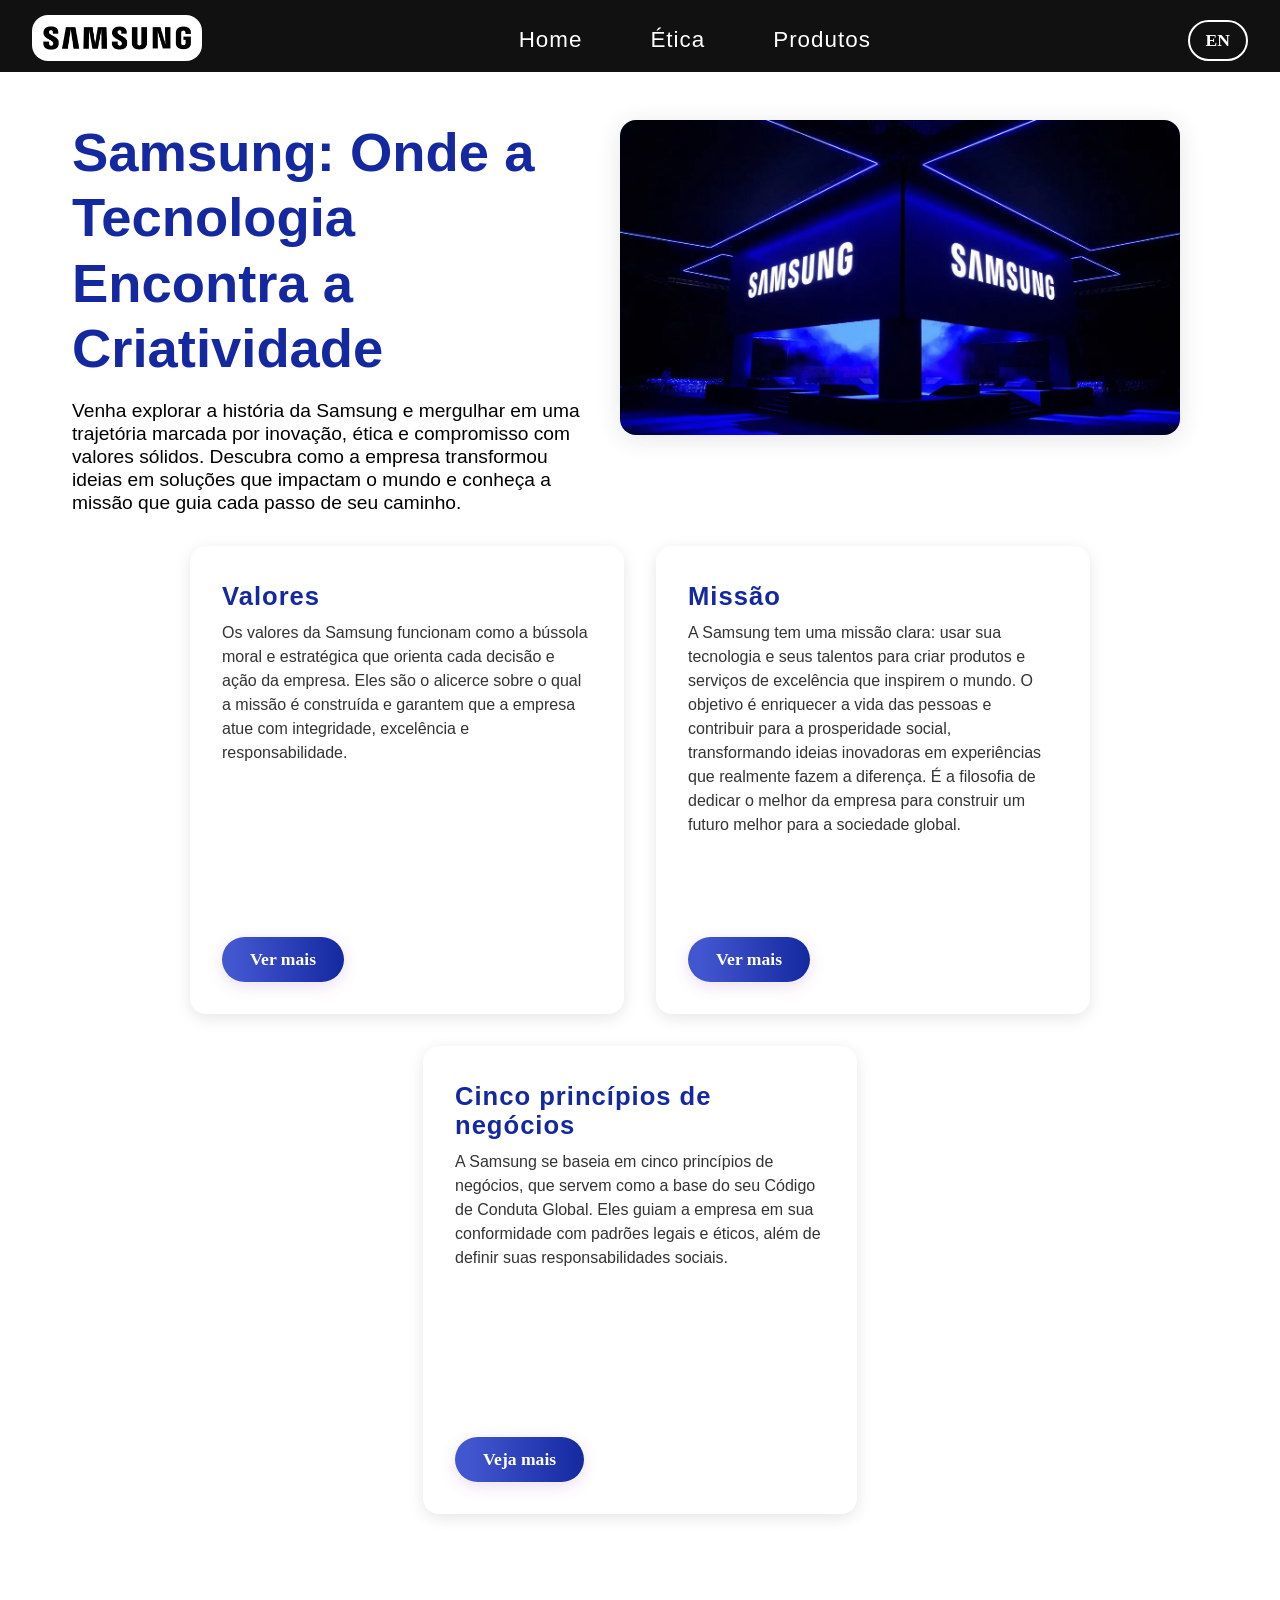
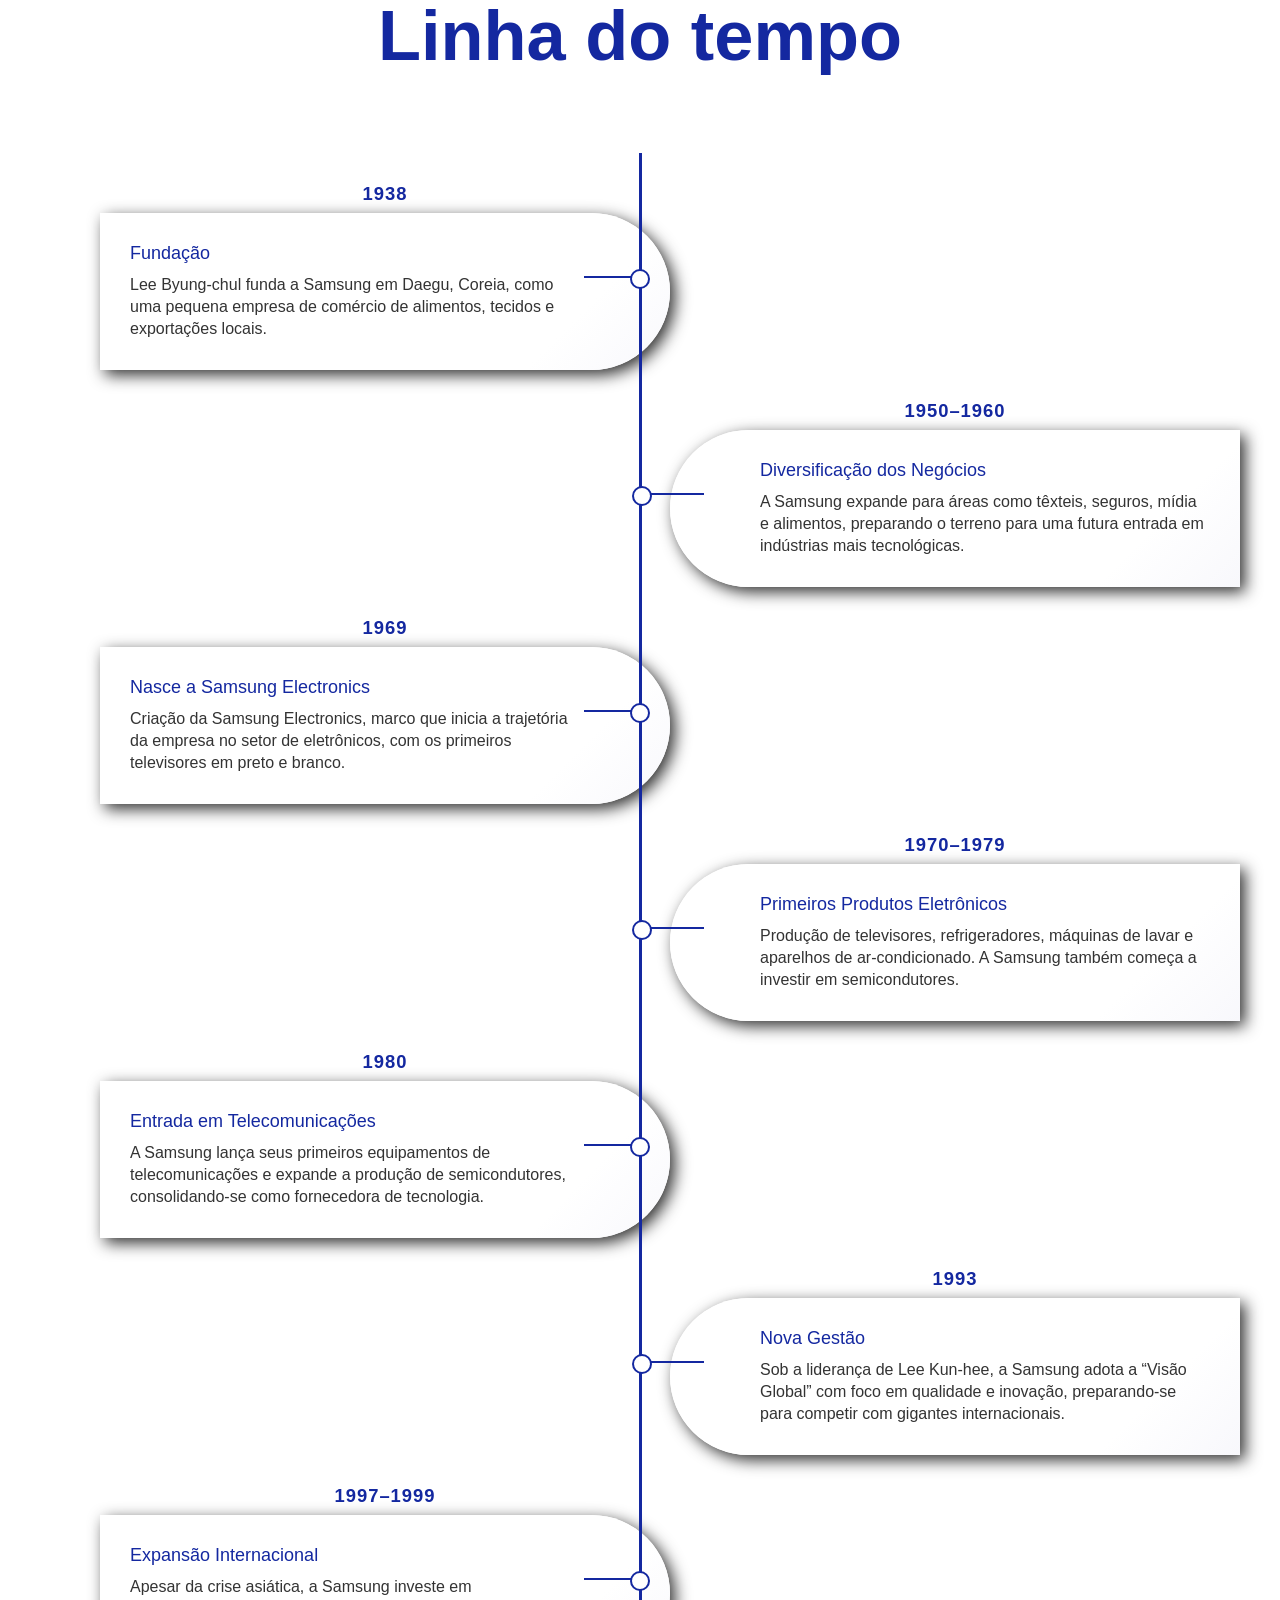
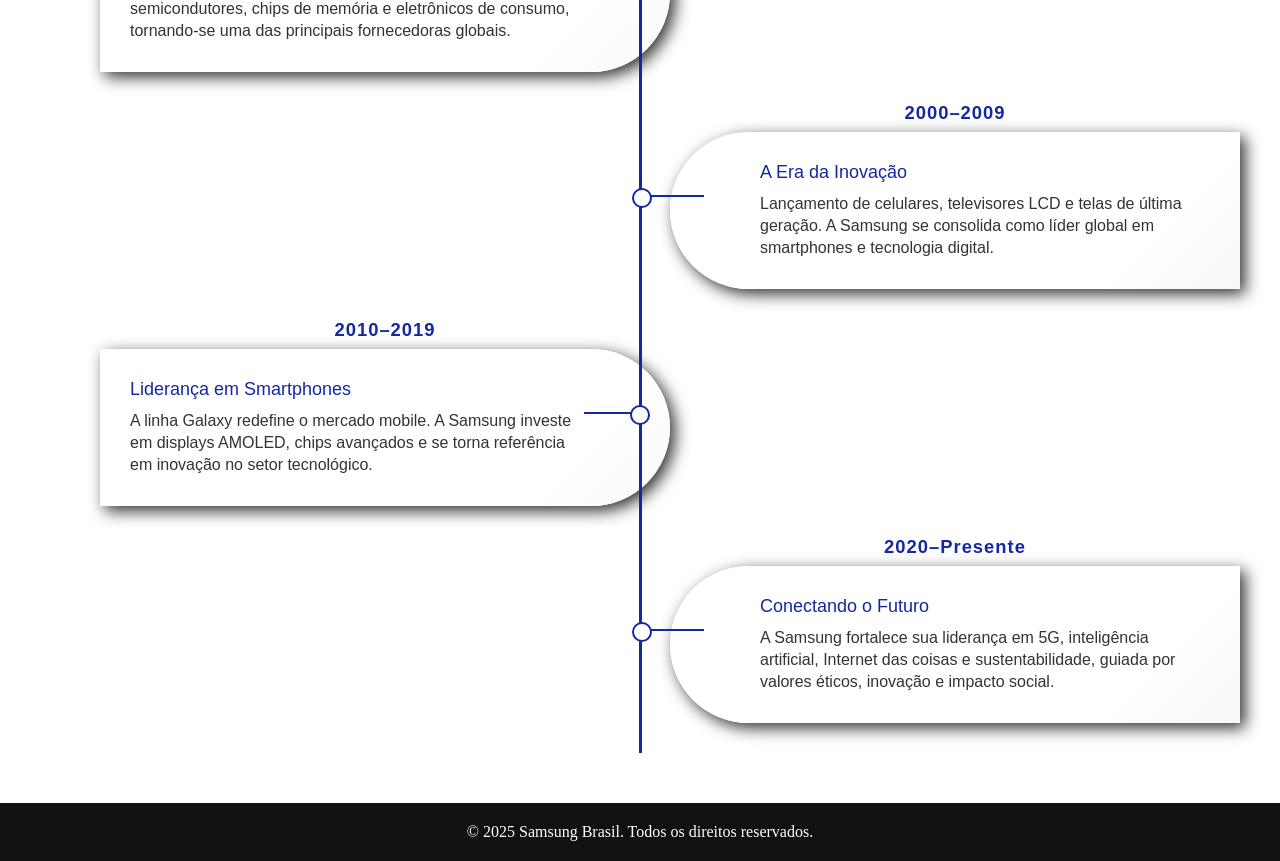
<file: Index.html>
<!DOCTYPE html>
<html lang="en">
<head>
    <meta charset="UTF-8">
    <meta name="viewport" content="width=device-width, initial-scale=1.0">
    <title>Caminhos da Qualidade</title>
    <link rel="stylesheet" href="home.css">
    <link rel="stylesheet" href="nav.css">
</head>
<body>
    <nav>   
        <ul>
            <div class="intro-img-nav">
            <a href="Index_e.html"><img src="img/Sams.jpg" alt="Illustrative image about quality" /></a>
            </div>
            <li><a href="index.html">Home</a></li>
            <li><a href="Etica.html">Ética</a></li>
            <li><a href="produtos.html">Produtos</a></li>
            <div class="lang-switch-nav">
                <a href="Index_e.html">EN</a>
            </div>
        </ul>
    </nav>

    <div class="corpo">   
        <div>      
        <div class="intro-section">
            <div class="intro-text">
                <h1>Samsung: Onde a Tecnologia Encontra a Criatividade</h1>
                <p>Venha explorar a história da Samsung e mergulhar em uma trajetória marcada por inovação, ética e compromisso com valores sólidos. Descubra como a empresa transformou ideias em soluções que impactam o mundo e conheça a missão que guia cada passo de seu caminho.</p>
            </div>
            <div class="intro-img">
                <img src="img/samsunghome.webp" alt="Imagem ilustrativa sobre qualidade" />
            </div>
        </div>
    </div> 

        <div class="cards-container">

   
            <input type="checkbox" id="modal-toggle-1" class="modal-toggle" style="display:none;">
            <div class="card">
                <div class="card-content">
                    <h1>Valores</h1>
                    <p>Os valores da Samsung funcionam como a bússola moral e estratégica que orienta cada decisão e ação da empresa. Eles são o alicerce sobre o qual a missão é construída e garantem que a empresa atue com integridade, excelência e responsabilidade.</p>
                    <label for="modal-toggle-1" class="ver-mais-btn" style="cursor:pointer;">Ver mais</label>
                </div>
            </div>


            <div class="modal" id="modal-1">
                <div class="modal-content">
                    <label for="modal-toggle-1" class="close-modal" style="cursor:pointer;">&times;</label>
                    <h1>Valores</h1> <br>
                    <p><span class="principle-title">Pessoas:</span> O crescimento e o sucesso da Samsung estão diretamente ligados ao talento e dedicação de seus colaboradores. A empresa investe no desenvolvimento de seus funcionários, promovendo um ambiente onde a criatividade e a paixão podem florescer.</p><br>
                    <p><span class="principle-title">Excelência:</span> Não se contentar com o bom, mas buscar o melhor. A Samsung persegue a excelência em tudo o que faz, desde a pesquisa e desenvolvimento até a qualidade final dos produtos e serviços, sempre com foco na satisfação total do cliente.</p><br>
                    <p><span class="principle-title">Mudança: </span> O mundo está em constante evolução, e a Samsung está sempre à frente. A empresa se adapta rapidamente a novas tecnologias e tendências, inovando continuamente para se manter relevante e competitiva.</p><br>
                    <p><span class="principle-title">Integridade: </span> Agir com honestidade e transparência é fundamental. A Samsung opera de acordo com os mais altos padrões éticos e legais, construindo confiança e respeito com clientes, parceiros e a sociedade.</p><br>
                    <p><span class="principle-title">Prosperidade Mútua:</span>  Acreditamos no crescimento em conjunto. A Samsung busca criar valor não apenas para si mesma, mas também para seus parceiros, fornecedores e comunidades em geral, contribuindo para um ecossistema mais forte e próspero.</p><br>
                </div>
            </div>

  
            <input type="checkbox" id="modal-toggle-2" class="modal-toggle" style="display:none;">
            <div class="card">
                <div class="card-content">
                    <h1>Missão</h1>
                    <p>A Samsung tem uma missão clara: usar sua tecnologia e seus talentos para criar produtos e serviços de excelência que inspirem o mundo. O objetivo é enriquecer a vida das pessoas e contribuir para a prosperidade social, transformando ideias inovadoras em experiências que realmente fazem a diferença. É a filosofia de dedicar o melhor da empresa para construir um futuro melhor para a sociedade global.</p>
                    <label for="modal-toggle-2" class="ver-mais-btn" style="cursor:pointer;">Ver mais</label>
                </div>
            </div>

 
            <div class="modal" id="modal-2">
                <div class="modal-content">
                    <label for="modal-toggle-2" class="close-modal" style="cursor:pointer;">&times;</label>
                    <h1>A Abordagem: Crescimento e Contribuição</h1> <br>
                    <span class="principle-title">Para alcançar sua missão, a Samsung adota uma abordagem que se baseia em três pilares principais:</span><br>
                    <p><span class="principle-title">Foco em Pessoas e Tecnologia:</span> A empresa reconhece que seu maior ativo são seus funcionários e sua capacidade tecnológica. A Samsung investe no desenvolvimento de seus talentos e na busca constante por inovação, garantindo que o conhecimento e a tecnologia trabalhem em sinergia.</p><br>
                    <p><span class="principle-title">Busca pela Excelência:</span> A Samsung tem o objetivo de criar os melhores produtos e serviços do mercado. Isso é alcançado através de um compromisso contínuo com a qualidade, o que a permite manter uma posição de liderança global.</p><br>
                    <p><span class="principle-title">Compromisso Social:</span> A empresa entende que seu papel vai além dos lucros. Ela se esforça para ser uma cidadã corporativa responsável, contribuindo para o bem-estar das comunidades e agindo com integridade e transparência em todas as suas operações.</p><br>
                </div>
            </div>

   
            <input type="checkbox" id="modal-toggle-3" class="modal-toggle" style="display:none;">
            <div class="card">
                <div class="card-content">
                    <h1>Cinco princípios de negócios</h1>
                    <p>A Samsung se baseia em cinco princípios de negócios, que servem como a base do seu Código de Conduta Global. Eles guiam a empresa em sua conformidade com padrões legais e éticos, além de definir suas responsabilidades sociais.</p>
                    <label for="modal-toggle-3" class="ver-mais-btn" style="cursor:pointer;">Veja mais</label>
                </div>
            </div>

           
            <div class="modal" id="modal-3">
                <div class="modal-content">
                    <label for="modal-toggle-3" class="close-modal" style="cursor:pointer;">&times;</label>
                    <h1>Os cinco princípios são:</h1> <br>
                    <p><span class="principle-title">Conformidade com Leis e Padrões Éticos:</span> A empresa se compromete a respeitar as leis, a dignidade humana e a diversidade, competindo de forma justa e mantendo a transparência em suas transações financeiras.</p><br>
                    <p><span class="principle-title">Manutenção de uma Cultura Organizacional Limpa:</span> A Samsung busca um ambiente de trabalho que promova a integridade e a honestidade, garantindo que os funcionários se sintam seguros para fazer a coisa certa.</p><br>
                    <p><span class="principle-title">Respeito aos Clientes, Acionistas e Funcionários:</span> A empresa valoriza a comunicação aberta com seus clientes, busca aumentar o valor para seus acionistas e trata seus funcionários com respeito e justiça.</p><br>
                    <p><span class="principle-title">Cuidado com o Meio Ambiente, Saúde e Segurança:</span> A Samsung se dedica a práticas de negócios sustentáveis e a garantir um ambiente de trabalho seguro e saudável para todos.</p><br>
                    <p><span class="principle-title">Ser um Cidadão Corporativo Socialmente Responsável:</span> A empresa se esforça para contribuir positivamente para as comunidades em que opera, cumprindo suas obrigações fiscais e apoiando o desenvolvimento local.</p><br>
                </div>
            </div>
        </div>
        <div class="title-timeline"><h1>Linha do tempo</h1><br></div>
        
<div class="timeline">

  <div class="container left">
    <div class="date">1938</div>

    <div class="content">
      <h2>Fundação</h2>
      <p>
        Lee Byung-chul funda a Samsung em Daegu, Coreia, como uma pequena empresa de comércio de alimentos, tecidos e exportações locais.
      </p>
    </div>
  </div>

  <div class="container right">
    <div class="date">1950–1960</div>

    <div class="content">
      <h2>Diversificação dos Negócios</h2>
      <p>
        A Samsung expande para áreas como têxteis, seguros, mídia e alimentos, preparando o terreno para uma futura entrada em indústrias mais tecnológicas.
      </p>
    </div>
  </div>

  <div class="container left">
    <div class="date">1969</div>

    <div class="content">
      <h2>Nasce a Samsung Electronics</h2>
      <p>
        Criação da Samsung Electronics, marco que inicia a trajetória da empresa no setor de eletrônicos, com os primeiros televisores em preto e branco.
      </p>
    </div>
  </div>

  <div class="container right">
    <div class="date">1970–1979</div>

    <div class="content">
      <h2>Primeiros Produtos Eletrônicos</h2>
      <p>
        Produção de televisores, refrigeradores, máquinas de lavar e aparelhos de ar-condicionado. A Samsung também começa a investir em semicondutores.
      </p>
    </div>
  </div>

  <div class="container left">
    <div class="date">1980</div>

    <div class="content">
      <h2>Entrada em Telecomunicações</h2>
      <p>
        A Samsung lança seus primeiros equipamentos de telecomunicações e expande a produção de semicondutores, consolidando-se como fornecedora de tecnologia.
      </p>
    </div>
  </div>

  <div class="container right">
    <div class="date">1993</div>

    <div class="content">
      <h2>Nova Gestão</h2>
      <p>
        Sob a liderança de Lee Kun-hee, a Samsung adota a “Visão Global” com foco em qualidade e inovação, preparando-se para competir com gigantes internacionais.
      </p>
    </div>
  </div>

  <div class="container left">
    <div class="date">1997–1999</div>

    <div class="content">
      <h2>Expansão Internacional</h2>
      <p>
        Apesar da crise asiática, a Samsung investe em semicondutores, chips de memória e eletrônicos de consumo, tornando-se uma das principais fornecedoras globais.
      </p>
    </div>
  </div>

  <div class="container right">
    <div class="date">2000–2009</div>

    <div class="content">
      <h2>A Era da Inovação</h2>
      <p>
        Lançamento de celulares, televisores LCD e telas de última geração. A Samsung se consolida como líder global em smartphones e tecnologia digital.
      </p>
    </div>
  </div>

  <div class="container left">
    <div class="date">2010–2019</div>

    <div class="content">
      <h2>Liderança em Smartphones</h2>
      <p>
        A linha Galaxy redefine o mercado mobile. A Samsung investe em displays AMOLED, chips avançados e se torna referência em inovação no setor tecnológico.
      </p>
    </div>
  </div>

  <div class="container right">
    <div class="date">2020–Presente</div>

    <div class="content">
      <h2>Conectando o Futuro</h2>
      <p>
        A Samsung fortalece sua liderança em 5G, inteligência artificial, Internet das coisas e sustentabilidade, guiada por valores éticos, inovação e impacto social.
      </p>
    </div>
  </div>

</div>

<footer>
        &copy; 2025 Samsung Brasil. Todos os direitos reservados.
    </footer>




</body>
</html>
</file>
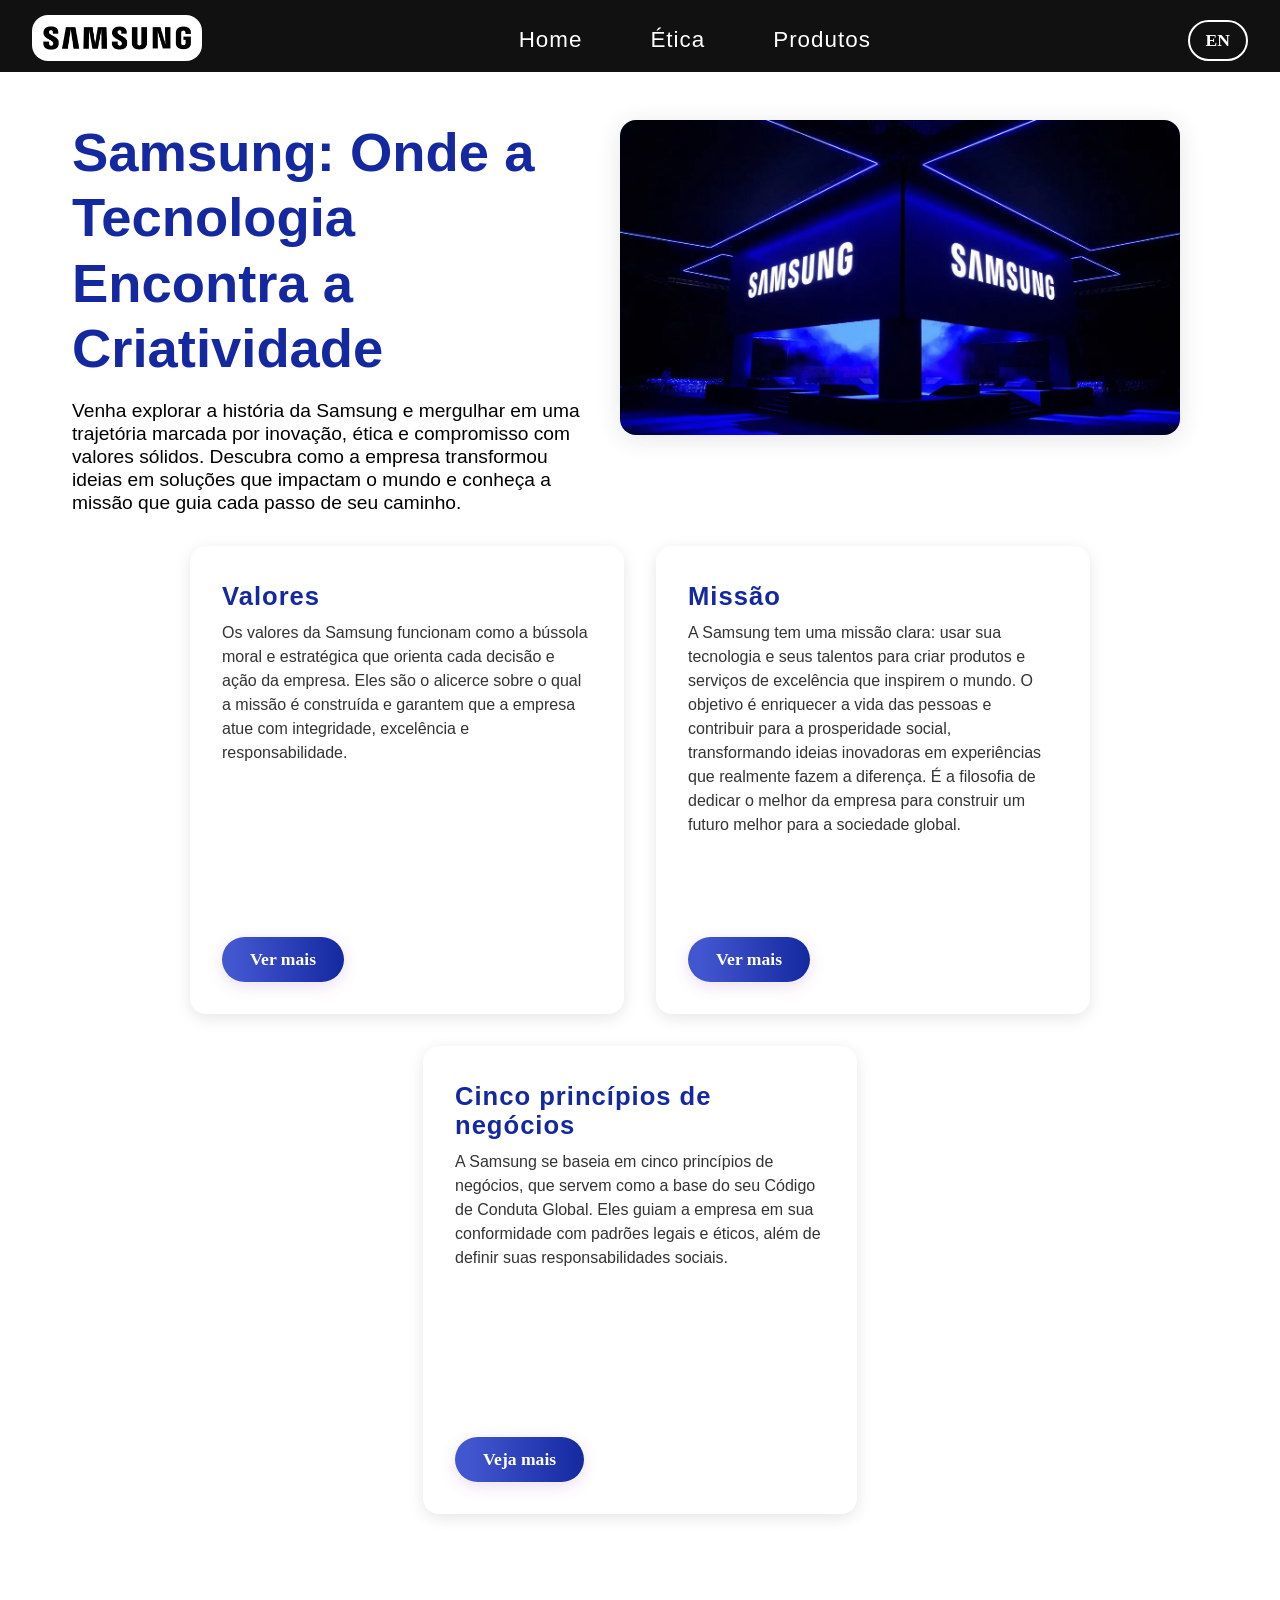
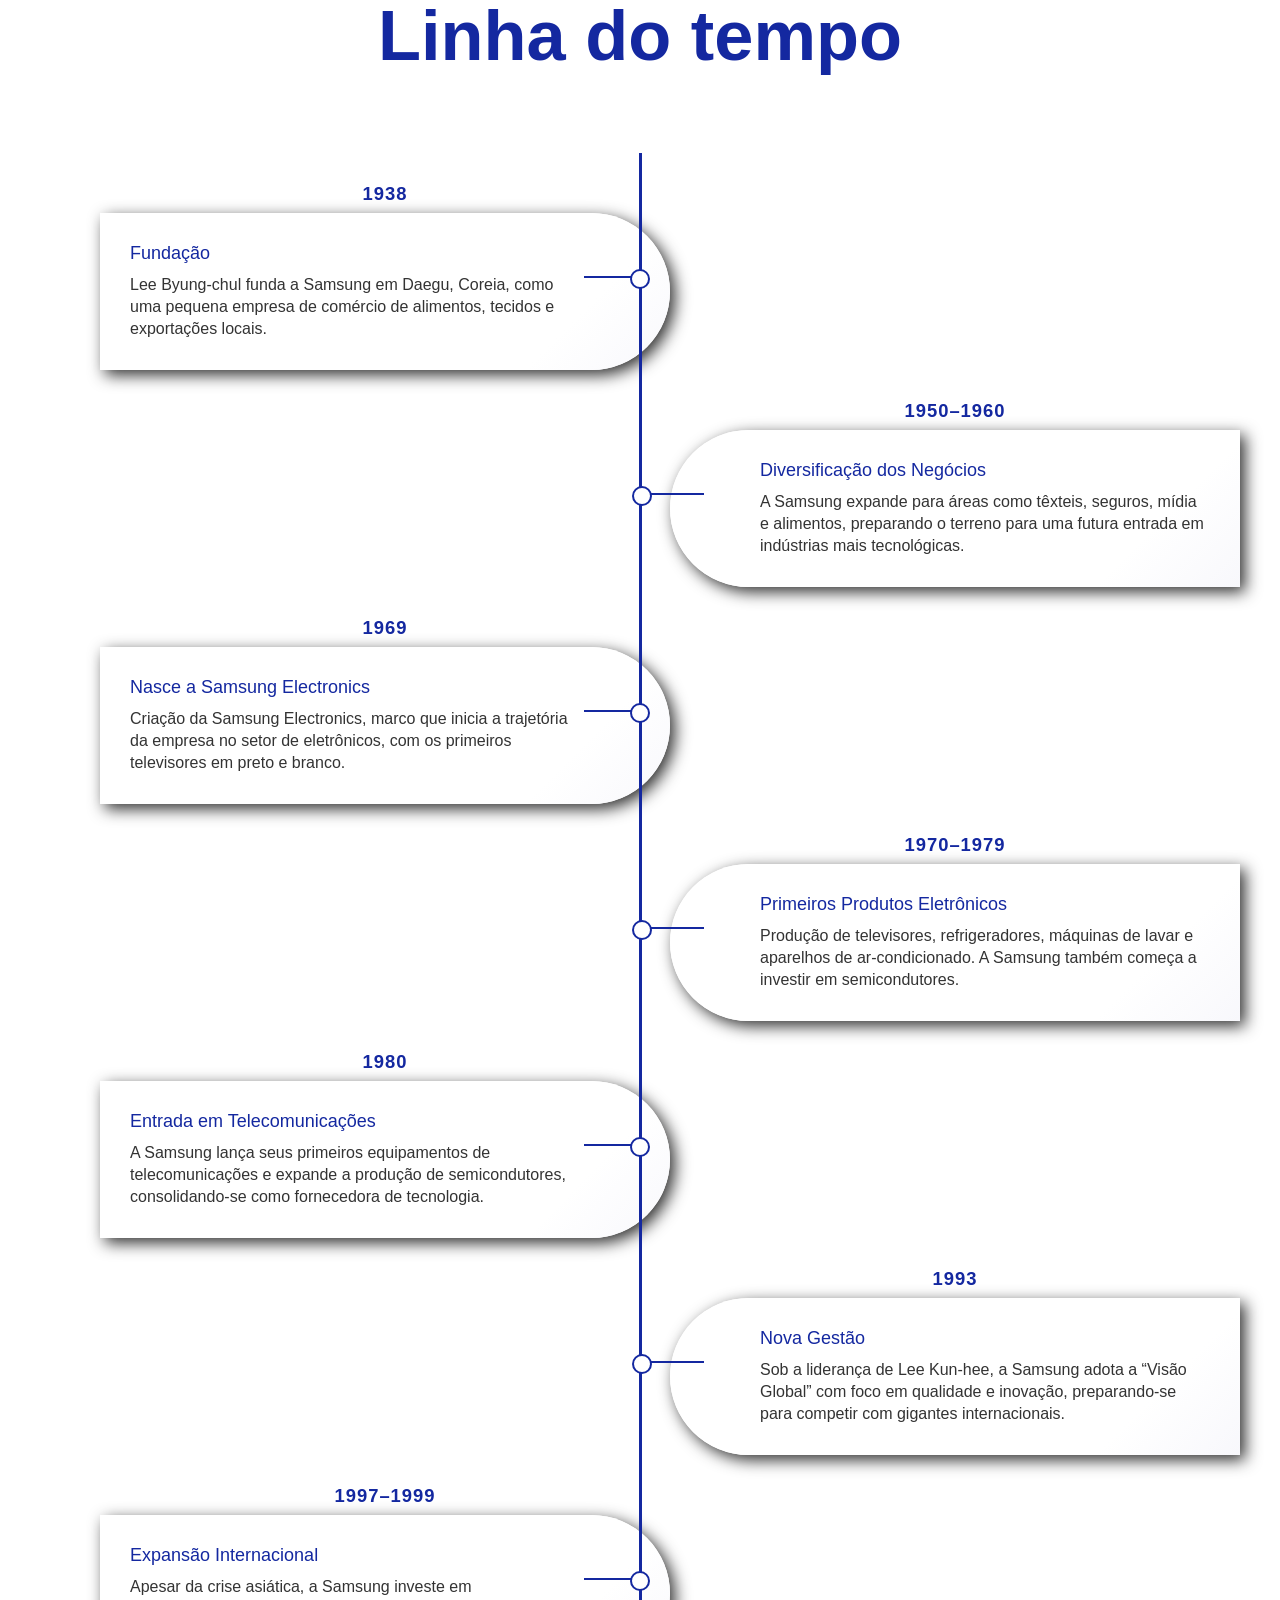
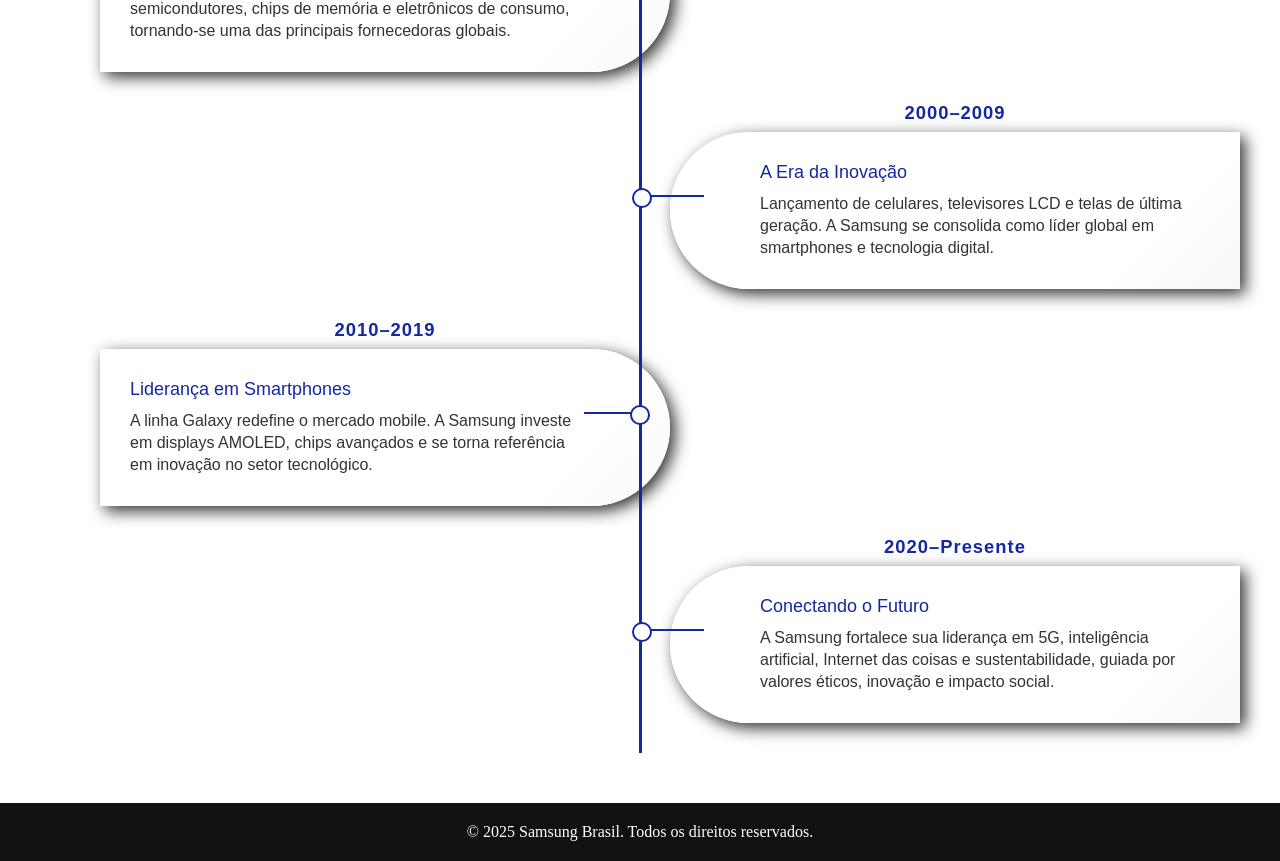
<file: index.html>
<!DOCTYPE html>
<html lang="en">
<head>
    <meta charset="UTF-8">
    <meta name="viewport" content="width=device-width, initial-scale=1.0">
    <title>Caminhos da Qualidade</title>
    <link rel="stylesheet" href="home.css">
    <link rel="stylesheet" href="nav.css">
</head>
<body>
    <nav>   
        <ul>
            <div class="intro-img-nav">
            <a href="Index_e.html"><img src="img/Sams.jpg" alt="Illustrative image about quality" /></a>
            </div>
            <li><a href="Index.html">Home</a></li>
            <li><a href="Etica.html">Ética</a></li>
            <li><a href="produtos.html">Produtos</a></li>
            <div class="lang-switch-nav">
                <a href="Index_e.html">EN</a>
            </div>
        </ul>
    </nav>

    <div class="corpo">   
        <div>      
        <div class="intro-section">
            <div class="intro-text">
                <h1>Samsung: Onde a Tecnologia Encontra a Criatividade</h1>
                <p>Venha explorar a história da Samsung e mergulhar em uma trajetória marcada por inovação, ética e compromisso com valores sólidos. Descubra como a empresa transformou ideias em soluções que impactam o mundo e conheça a missão que guia cada passo de seu caminho.</p>
            </div>
            <div class="intro-img">
                <img src="img/samsunghome.webp" alt="Imagem ilustrativa sobre qualidade" />
            </div>
        </div>
    </div> 

        <div class="cards-container">

   
            <input type="checkbox" id="modal-toggle-1" class="modal-toggle" style="display:none;">
            <div class="card">
                <div class="card-content">
                    <h1>Valores</h1>
                    <p>Os valores da Samsung funcionam como a bússola moral e estratégica que orienta cada decisão e ação da empresa. Eles são o alicerce sobre o qual a missão é construída e garantem que a empresa atue com integridade, excelência e responsabilidade.</p>
                    <label for="modal-toggle-1" class="ver-mais-btn" style="cursor:pointer;">Ver mais</label>
                </div>
            </div>


            <div class="modal" id="modal-1">
                <div class="modal-content">
                    <label for="modal-toggle-1" class="close-modal" style="cursor:pointer;">&times;</label>
                    <h1>Valores</h1> <br>
                    <p><span class="principle-title">Pessoas:</span> O crescimento e o sucesso da Samsung estão diretamente ligados ao talento e dedicação de seus colaboradores. A empresa investe no desenvolvimento de seus funcionários, promovendo um ambiente onde a criatividade e a paixão podem florescer.</p><br>
                    <p><span class="principle-title">Excelência:</span> Não se contentar com o bom, mas buscar o melhor. A Samsung persegue a excelência em tudo o que faz, desde a pesquisa e desenvolvimento até a qualidade final dos produtos e serviços, sempre com foco na satisfação total do cliente.</p><br>
                    <p><span class="principle-title">Mudança: </span> O mundo está em constante evolução, e a Samsung está sempre à frente. A empresa se adapta rapidamente a novas tecnologias e tendências, inovando continuamente para se manter relevante e competitiva.</p><br>
                    <p><span class="principle-title">Integridade: </span> Agir com honestidade e transparência é fundamental. A Samsung opera de acordo com os mais altos padrões éticos e legais, construindo confiança e respeito com clientes, parceiros e a sociedade.</p><br>
                    <p><span class="principle-title">Prosperidade Mútua:</span>  Acreditamos no crescimento em conjunto. A Samsung busca criar valor não apenas para si mesma, mas também para seus parceiros, fornecedores e comunidades em geral, contribuindo para um ecossistema mais forte e próspero.</p><br>
                </div>
            </div>

  
            <input type="checkbox" id="modal-toggle-2" class="modal-toggle" style="display:none;">
            <div class="card">
                <div class="card-content">
                    <h1>Missão</h1>
                    <p>A Samsung tem uma missão clara: usar sua tecnologia e seus talentos para criar produtos e serviços de excelência que inspirem o mundo. O objetivo é enriquecer a vida das pessoas e contribuir para a prosperidade social, transformando ideias inovadoras em experiências que realmente fazem a diferença. É a filosofia de dedicar o melhor da empresa para construir um futuro melhor para a sociedade global.</p>
                    <label for="modal-toggle-2" class="ver-mais-btn" style="cursor:pointer;">Ver mais</label>
                </div>
            </div>

 
            <div class="modal" id="modal-2">
                <div class="modal-content">
                    <label for="modal-toggle-2" class="close-modal" style="cursor:pointer;">&times;</label>
                    <h1>A Abordagem: Crescimento e Contribuição</h1> <br>
                    <span class="principle-title">Para alcançar sua missão, a Samsung adota uma abordagem que se baseia em três pilares principais:</span><br>
                    <p><span class="principle-title">Foco em Pessoas e Tecnologia:</span> A empresa reconhece que seu maior ativo são seus funcionários e sua capacidade tecnológica. A Samsung investe no desenvolvimento de seus talentos e na busca constante por inovação, garantindo que o conhecimento e a tecnologia trabalhem em sinergia.</p><br>
                    <p><span class="principle-title">Busca pela Excelência:</span> A Samsung tem o objetivo de criar os melhores produtos e serviços do mercado. Isso é alcançado através de um compromisso contínuo com a qualidade, o que a permite manter uma posição de liderança global.</p><br>
                    <p><span class="principle-title">Compromisso Social:</span> A empresa entende que seu papel vai além dos lucros. Ela se esforça para ser uma cidadã corporativa responsável, contribuindo para o bem-estar das comunidades e agindo com integridade e transparência em todas as suas operações.</p><br>
                </div>
            </div>

   
            <input type="checkbox" id="modal-toggle-3" class="modal-toggle" style="display:none;">
            <div class="card">
                <div class="card-content">
                    <h1>Cinco princípios de negócios</h1>
                    <p>A Samsung se baseia em cinco princípios de negócios, que servem como a base do seu Código de Conduta Global. Eles guiam a empresa em sua conformidade com padrões legais e éticos, além de definir suas responsabilidades sociais.</p>
                    <label for="modal-toggle-3" class="ver-mais-btn" style="cursor:pointer;">Veja mais</label>
                </div>
            </div>

           
            <div class="modal" id="modal-3">
                <div class="modal-content">
                    <label for="modal-toggle-3" class="close-modal" style="cursor:pointer;">&times;</label>
                    <h1>Os cinco princípios são:</h1> <br>
                    <p><span class="principle-title">Conformidade com Leis e Padrões Éticos:</span> A empresa se compromete a respeitar as leis, a dignidade humana e a diversidade, competindo de forma justa e mantendo a transparência em suas transações financeiras.</p><br>
                    <p><span class="principle-title">Manutenção de uma Cultura Organizacional Limpa:</span> A Samsung busca um ambiente de trabalho que promova a integridade e a honestidade, garantindo que os funcionários se sintam seguros para fazer a coisa certa.</p><br>
                    <p><span class="principle-title">Respeito aos Clientes, Acionistas e Funcionários:</span> A empresa valoriza a comunicação aberta com seus clientes, busca aumentar o valor para seus acionistas e trata seus funcionários com respeito e justiça.</p><br>
                    <p><span class="principle-title">Cuidado com o Meio Ambiente, Saúde e Segurança:</span> A Samsung se dedica a práticas de negócios sustentáveis e a garantir um ambiente de trabalho seguro e saudável para todos.</p><br>
                    <p><span class="principle-title">Ser um Cidadão Corporativo Socialmente Responsável:</span> A empresa se esforça para contribuir positivamente para as comunidades em que opera, cumprindo suas obrigações fiscais e apoiando o desenvolvimento local.</p><br>
                </div>
            </div>
        </div>
        <div class="title-timeline"><h1>Linha do tempo</h1><br></div>
        
<div class="timeline">

  <div class="container left">
    <div class="date">1938</div>

    <div class="content">
      <h2>Fundação</h2>
      <p>
        Lee Byung-chul funda a Samsung em Daegu, Coreia, como uma pequena empresa de comércio de alimentos, tecidos e exportações locais.
      </p>
    </div>
  </div>

  <div class="container right">
    <div class="date">1950–1960</div>

    <div class="content">
      <h2>Diversificação dos Negócios</h2>
      <p>
        A Samsung expande para áreas como têxteis, seguros, mídia e alimentos, preparando o terreno para uma futura entrada em indústrias mais tecnológicas.
      </p>
    </div>
  </div>

  <div class="container left">
    <div class="date">1969</div>

    <div class="content">
      <h2>Nasce a Samsung Electronics</h2>
      <p>
        Criação da Samsung Electronics, marco que inicia a trajetória da empresa no setor de eletrônicos, com os primeiros televisores em preto e branco.
      </p>
    </div>
  </div>

  <div class="container right">
    <div class="date">1970–1979</div>

    <div class="content">
      <h2>Primeiros Produtos Eletrônicos</h2>
      <p>
        Produção de televisores, refrigeradores, máquinas de lavar e aparelhos de ar-condicionado. A Samsung também começa a investir em semicondutores.
      </p>
    </div>
  </div>

  <div class="container left">
    <div class="date">1980</div>

    <div class="content">
      <h2>Entrada em Telecomunicações</h2>
      <p>
        A Samsung lança seus primeiros equipamentos de telecomunicações e expande a produção de semicondutores, consolidando-se como fornecedora de tecnologia.
      </p>
    </div>
  </div>

  <div class="container right">
    <div class="date">1993</div>

    <div class="content">
      <h2>Nova Gestão</h2>
      <p>
        Sob a liderança de Lee Kun-hee, a Samsung adota a “Visão Global” com foco em qualidade e inovação, preparando-se para competir com gigantes internacionais.
      </p>
    </div>
  </div>

  <div class="container left">
    <div class="date">1997–1999</div>

    <div class="content">
      <h2>Expansão Internacional</h2>
      <p>
        Apesar da crise asiática, a Samsung investe em semicondutores, chips de memória e eletrônicos de consumo, tornando-se uma das principais fornecedoras globais.
      </p>
    </div>
  </div>

  <div class="container right">
    <div class="date">2000–2009</div>

    <div class="content">
      <h2>A Era da Inovação</h2>
      <p>
        Lançamento de celulares, televisores LCD e telas de última geração. A Samsung se consolida como líder global em smartphones e tecnologia digital.
      </p>
    </div>
  </div>

  <div class="container left">
    <div class="date">2010–2019</div>

    <div class="content">
      <h2>Liderança em Smartphones</h2>
      <p>
        A linha Galaxy redefine o mercado mobile. A Samsung investe em displays AMOLED, chips avançados e se torna referência em inovação no setor tecnológico.
      </p>
    </div>
  </div>

  <div class="container right">
    <div class="date">2020–Presente</div>

    <div class="content">
      <h2>Conectando o Futuro</h2>
      <p>
        A Samsung fortalece sua liderança em 5G, inteligência artificial, Internet das coisas e sustentabilidade, guiada por valores éticos, inovação e impacto social.
      </p>
    </div>
  </div>

</div>

<footer>
        &copy; 2025 Samsung Brasil. Todos os direitos reservados.
    </footer>




</body>
</html>
</file>
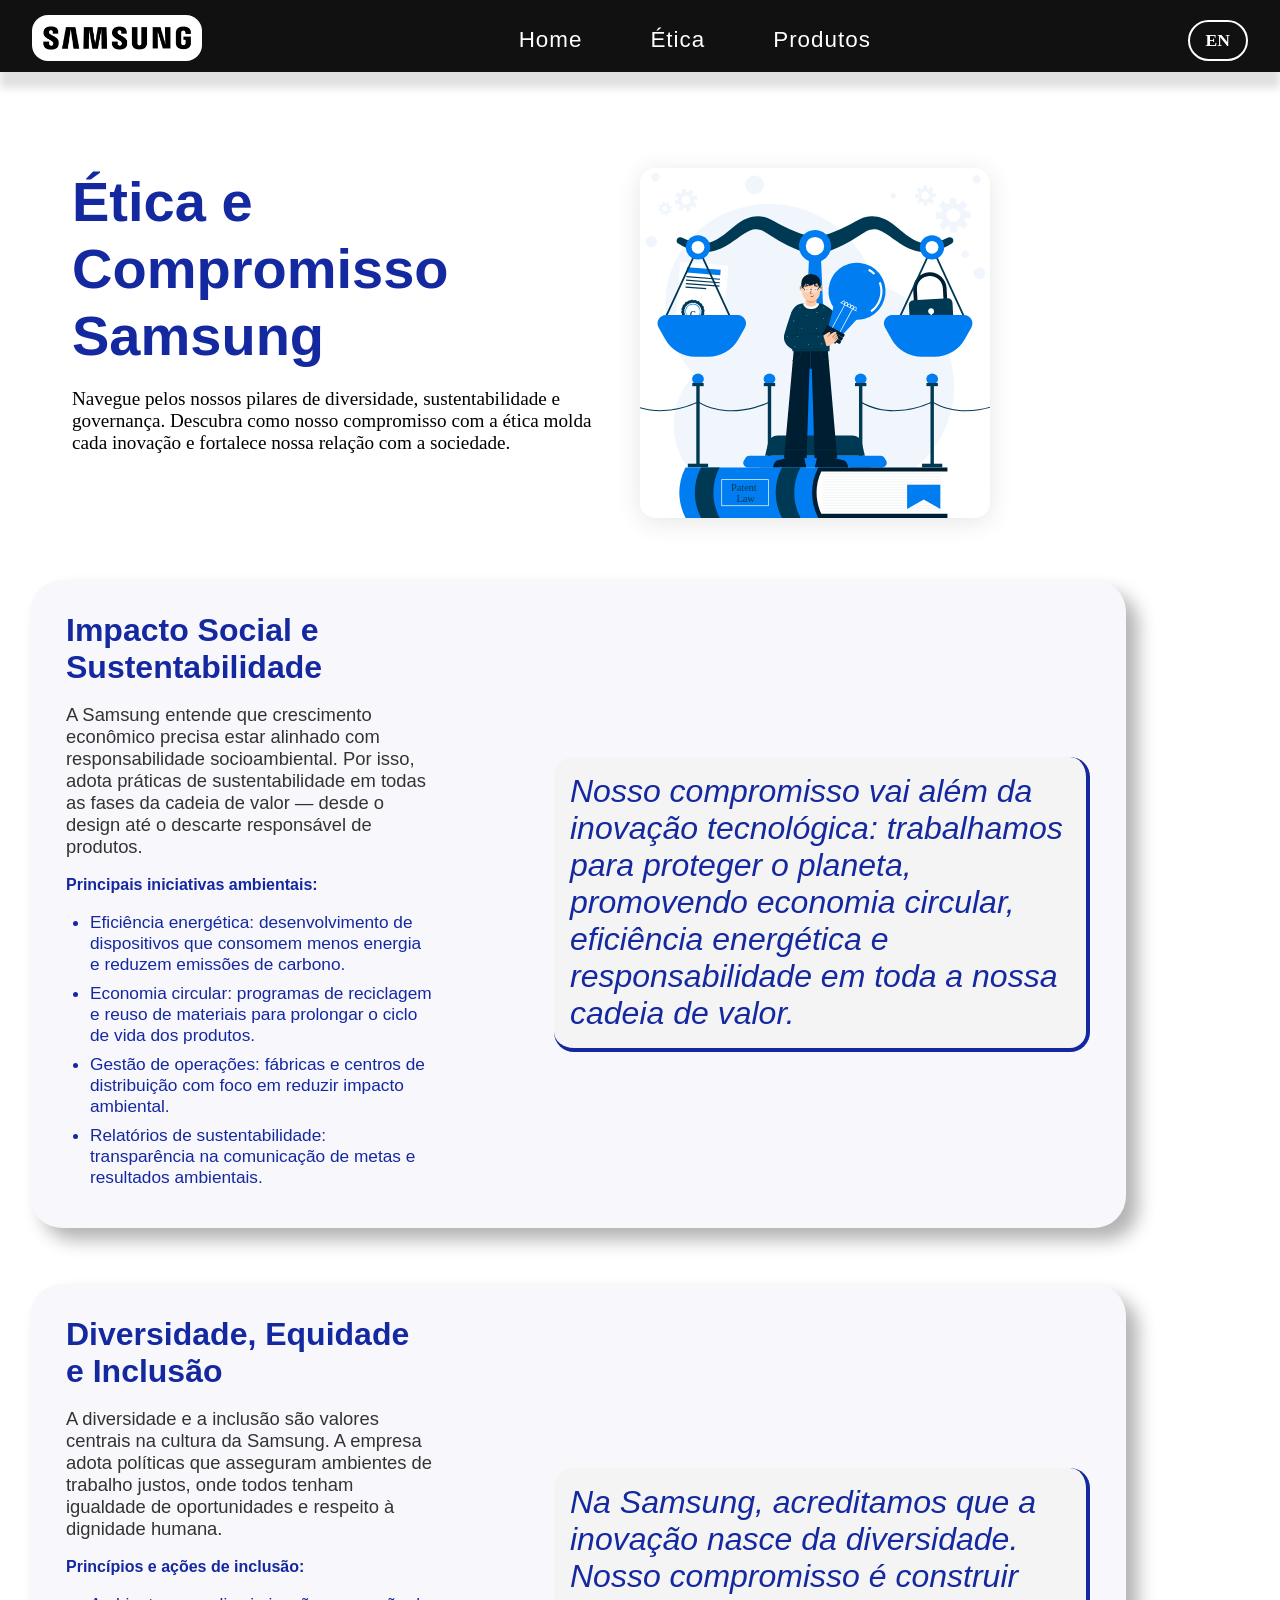
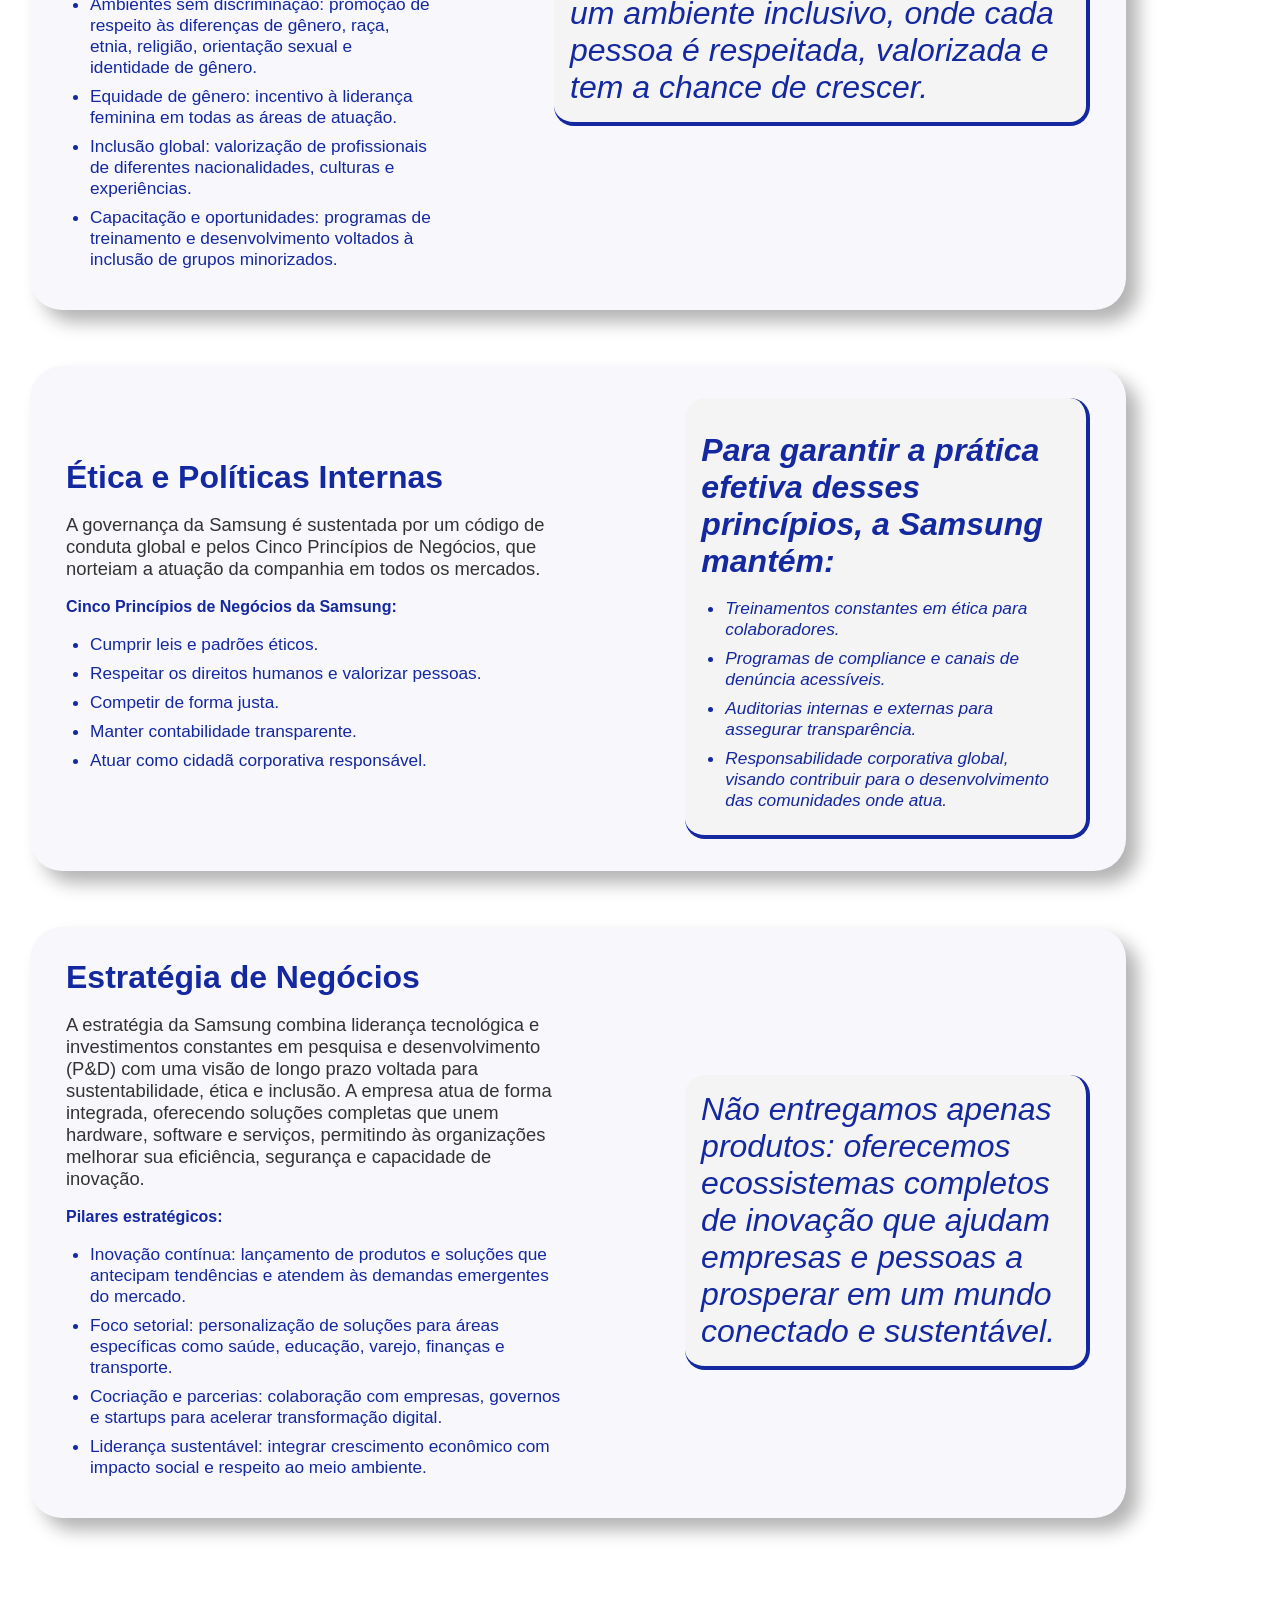
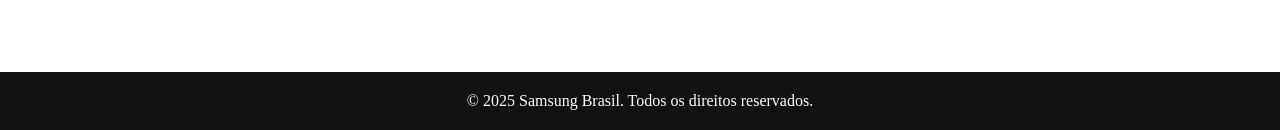
<file: Etica.html>
<!DOCTYPE html>
<html lang="pt-br">
<head>
    <meta charset="UTF-8">
    <meta name="viewport" content="width=device-width, initial-scale=1.0">
    <title>Diversidade, Inclusão e Ética | Samsung</title>
    <link rel="stylesheet" href="nav.css">
    <link rel="stylesheet" href="Etica.css">

</head>
<body>
    <nav>   
        <ul>
            <div class="intro-img-nav">
                <a href="Index_e.html"><img src="img/Sams.jpg" alt="Illustrative image about quality" /></a>
            </div>
            <li><a href="index.html">Home</a></li>
            <li><a href="Etica.html">Ética</a></li>
            <li><a href="produtos.html">Produtos</a></li>
             <div class="lang-switch-nav">
                <a href="Etica_E.html">EN</a>
            </div>
        </ul>
    </nav>
    <div class="corpo">
        <div class="intro-section">
            <div class="intro-text">
                <h1>Ética e Compromisso Samsung</h1>
                <p>Navegue pelos nossos pilares de diversidade, sustentabilidade e governança. Descubra como nosso compromisso com a ética molda cada inovação e fortalece nossa relação com a sociedade.</p>
            </div>
            <div class="intro-img">
                <img src="img/etica.svg" alt="Imagem ilustrativa sobre ética e compromisso" />
            </div>
        </div>
        <div class="divider">
        <div class="section left">
            <div class="section-content">
                <div class="section-title">Impacto Social e Sustentabilidade</div>
                <p>A Samsung entende que crescimento econômico precisa estar alinhado com responsabilidade socioambiental. Por isso, adota práticas de sustentabilidade em todas as fases da cadeia de valor — desde o design até o descarte responsável de produtos.</p>
                <div style="font-weight:700; color:#1428A0; margin-top:18px;">Principais iniciativas ambientais:</div>
                <ul class="section-list etica-list">
                    <li>Eficiência energética: desenvolvimento de dispositivos que consomem menos energia e reduzem emissões de carbono.</li>
                    <li>Economia circular: programas de reciclagem e reuso de materiais para prolongar o ciclo de vida dos produtos.</li>
                    <li>Gestão de operações: fábricas e centros de distribuição com foco em reduzir impacto ambiental.</li>
                    <li>Relatórios de sustentabilidade: transparência na comunicação de metas e resultados ambientais.</li>
                </ul>
                
            </div>
            <div class="section-message">Nosso compromisso vai além da inovação tecnológica: trabalhamos para proteger o planeta, promovendo economia circular, eficiência energética e responsabilidade em toda a nossa cadeia de valor.</div>
        </div>
        <div class="section right">
            
            <div class="section-content">
                <div class="section-title">Diversidade, Equidade e Inclusão</div>
                <p>A diversidade e a inclusão são valores centrais na cultura da Samsung. A empresa adota políticas que asseguram ambientes de trabalho justos, onde todos tenham igualdade de oportunidades e respeito à dignidade humana.</p>
                <div style="font-weight:700; color:#1428A0; margin-top:18px;">Princípios e ações de inclusão:</div>
                <ul class="section-list etica-list">
                    <li>Ambientes sem discriminação: promoção de respeito às diferenças de gênero, raça, etnia, religião, orientação sexual e identidade de gênero.</li>
                    <li>Equidade de gênero: incentivo à liderança feminina em todas as áreas de atuação.</li>
                    <li>Inclusão global: valorização de profissionais de diferentes nacionalidades, culturas e experiências.</li>
                    <li>Capacitação e oportunidades: programas de treinamento e desenvolvimento voltados à inclusão de grupos minorizados.</li>
                </ul>
                
            </div>
            <div class="section-message">Na Samsung, acreditamos que a inovação nasce da diversidade. Nosso compromisso é construir um ambiente inclusivo, onde cada pessoa é respeitada, valorizada e tem a chance de crescer.</div>
        </div>
        <div class="section left">
            <div class="section-content">
                <div class="section-title">Ética e Políticas Internas</div>
                <p>A governança da Samsung é sustentada por um código de conduta global e pelos Cinco Princípios de Negócios, que norteiam a atuação da companhia em todos os mercados.</p>
                <div style="font-weight:700; color:#1428A0; margin-top:18px;">Cinco Princípios de Negócios da Samsung:</div>
                <ul class="section-list etica-list">
                    <li>Cumprir leis e padrões éticos.</li>
                    <li>Respeitar os direitos humanos e valorizar pessoas.</li>
                    <li>Competir de forma justa.</li>
                    <li>Manter contabilidade transparente.</li>
                    <li>Atuar como cidadã corporativa responsável.</li>
                </ul>
               
            </div>
            <div class="section-message"> <div style="font-weight:700; color:#1428A0; margin-top:18px;">Para garantir a prática efetiva desses princípios, a Samsung mantém:</div>
                <ul class="section-list etica-list">
                    <li>Treinamentos constantes em ética para colaboradores.</li>
                    <li>Programas de compliance e canais de denúncia acessíveis.</li>
                    <li>Auditorias internas e externas para assegurar transparência.</li>
                    <li>Responsabilidade corporativa global, visando contribuir para o desenvolvimento das comunidades onde atua.</li>
                </ul></div>
        </div>

        <div class="section right">
            <div class="section-content">
                <div class="section-title">Estratégia de Negócios</div>
                <p>A estratégia da Samsung combina liderança tecnológica e investimentos constantes em pesquisa e desenvolvimento (P&D) com uma visão de longo prazo voltada para sustentabilidade, ética e inclusão.

A empresa atua de forma integrada, oferecendo soluções completas que unem hardware, software e serviços, permitindo às organizações melhorar sua eficiência, segurança e capacidade de inovação.</p>
                <div style="font-weight:700; color:#1428A0; margin-top:18px;">Pilares estratégicos:</div>
                <ul class="section-list etica-list">
                    <li>Inovação contínua: lançamento de produtos e soluções que antecipam tendências e atendem às demandas emergentes do mercado.</li>
                    <li>Foco setorial: personalização de soluções para áreas específicas como saúde, educação, varejo, finanças e transporte.</li>
                    <li>Cocriação e parcerias: colaboração com empresas, governos e startups para acelerar transformação digital.</li>
                    <li>Liderança sustentável: integrar crescimento econômico com impacto social e respeito ao meio ambiente.</li>
                </ul>
               
            </div>
            <div class="section-message">Não entregamos apenas produtos: oferecemos ecossistemas completos de inovação que ajudam empresas e pessoas a prosperar em um mundo conectado e sustentável.</div>
        </div>
        </div>
    </div>
    <footer>
        &copy; 2025 Samsung Brasil. Todos os direitos reservados.
    </footer>
</body>
</html>
</file>
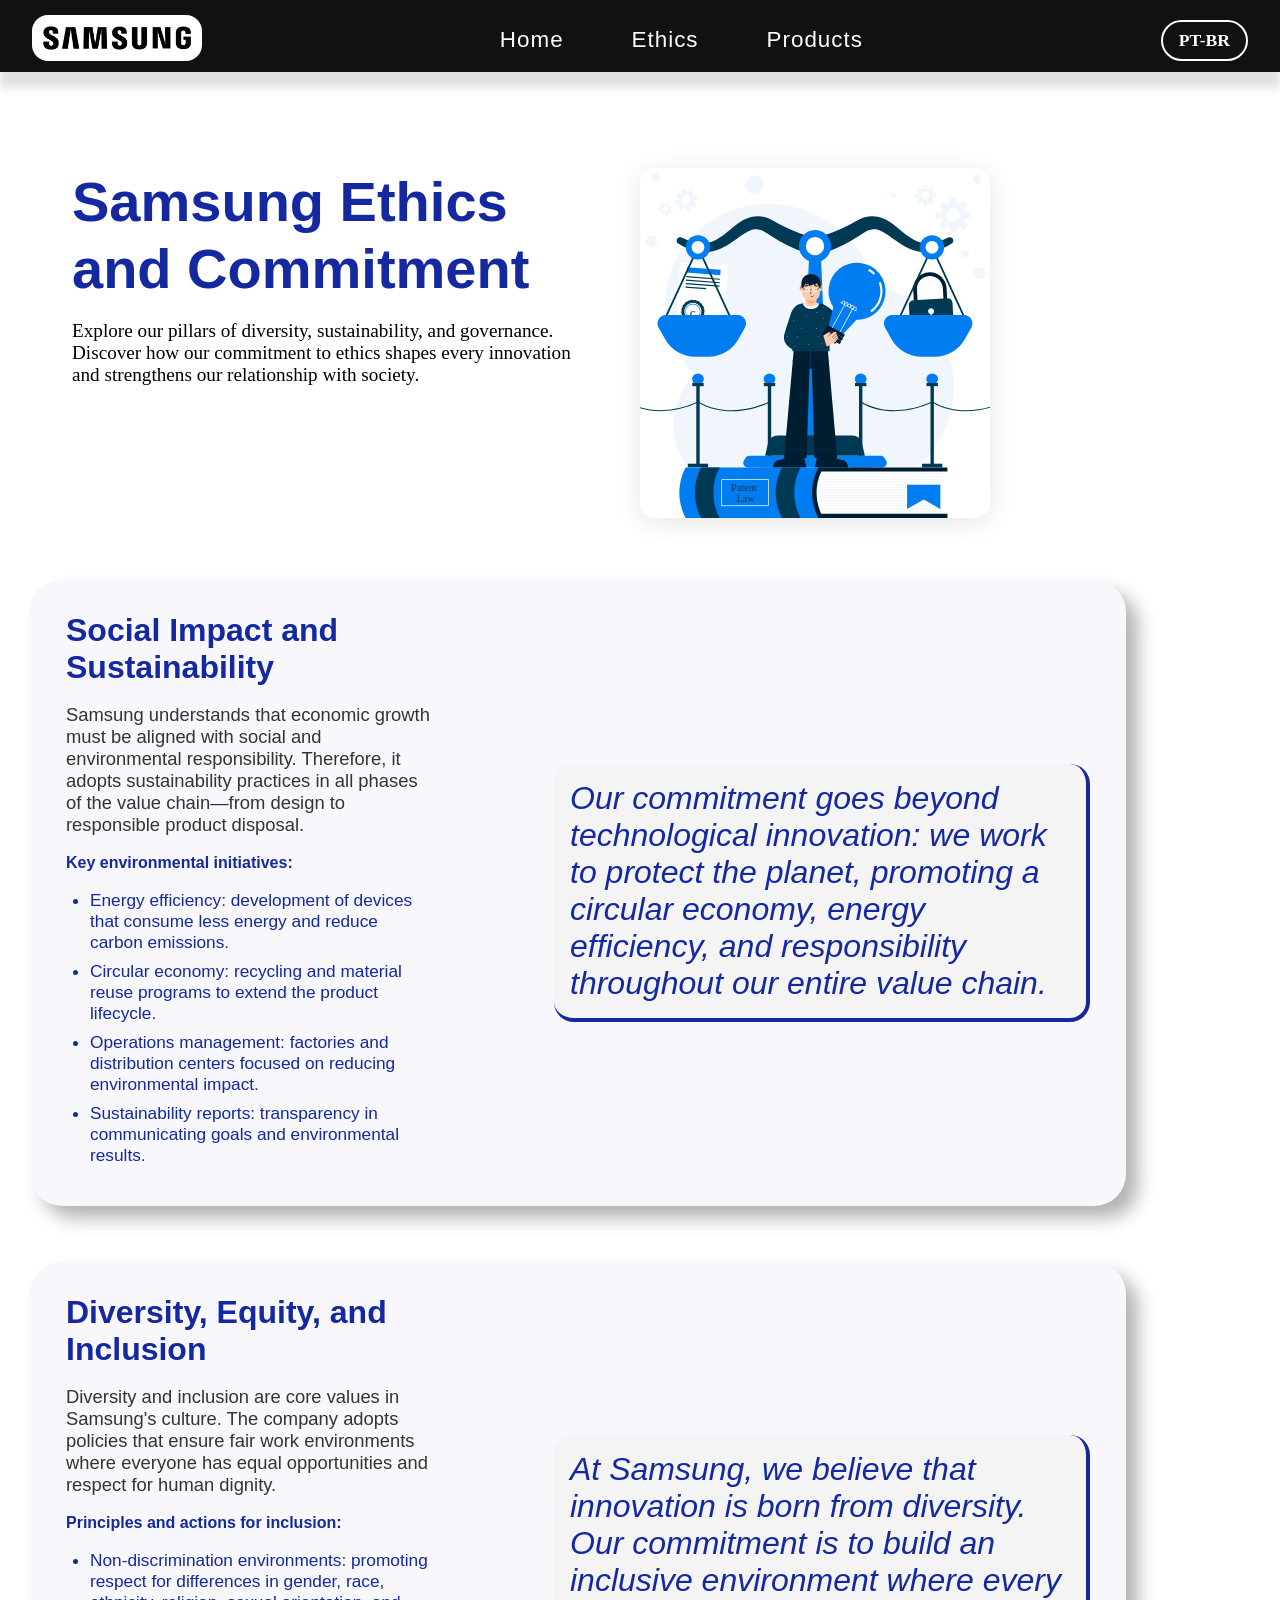
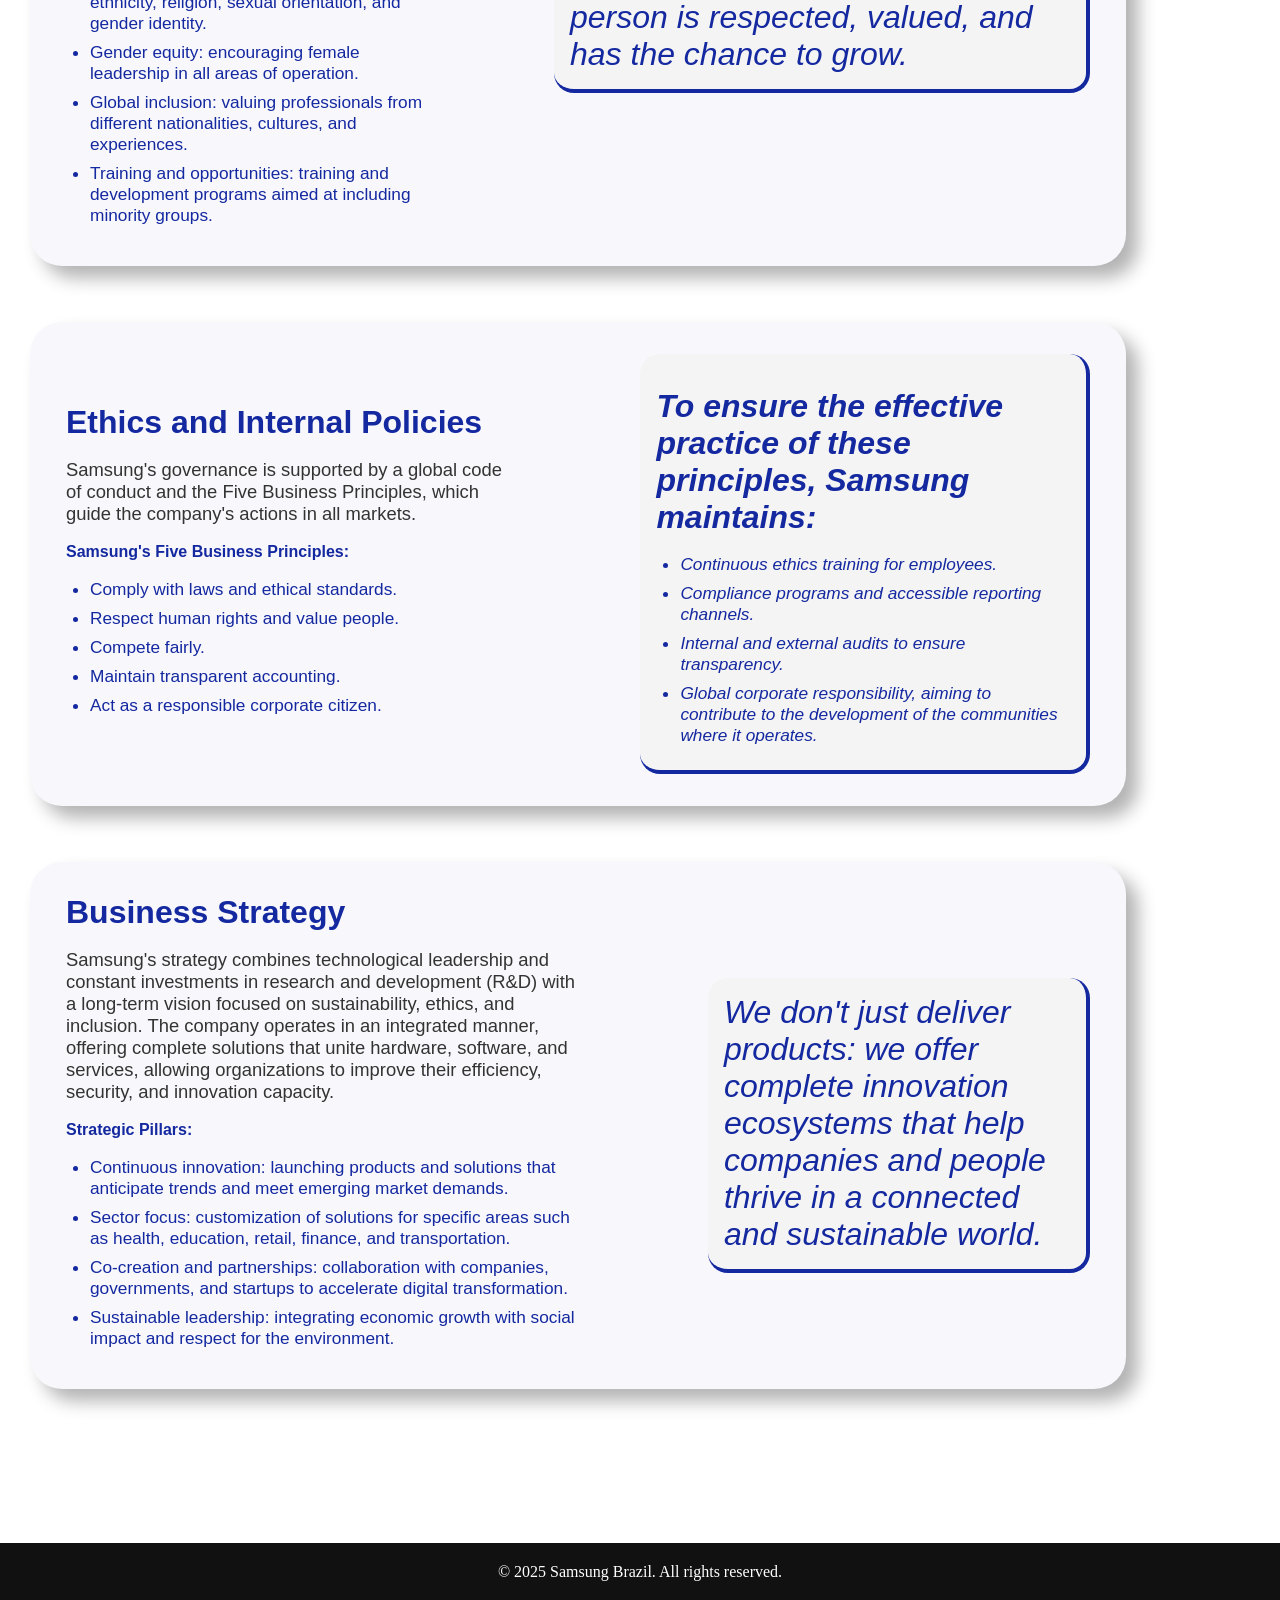
<file: Etica_E.html>
<!DOCTYPE html>
<html lang="en">
<head>
    <meta charset="UTF-8">
    <meta name="viewport" content="width=device-width, initial-scale=1.0">
    <title>Diversity, Inclusion, and Ethics | Samsung</title>
    <link rel="stylesheet" href="/nav.css">
    <link rel="stylesheet" href="Etica.css">

</head>
<body>
    <nav>   
        <ul>
            <div class="intro-img-nav">
                <a href="Index_e.html"><img src="img/Sams.jpg" alt="Illustrative image about quality" /></a>
            </div>
            <li><a href="Index_e.html">Home</a></li>
            <li><a href="Etica_E.html">Ethics</a></li>
            <li><a href="Produtos_e.html">Products</a></li>
            <div class="lang-switch-nav">
                <a href="Etica.html">PT-BR</a>
            </div>
        </ul>
    </nav>
    <div class="corpo">
        <div class="intro-section">
            <div class="intro-text">
                <h1>Samsung Ethics and Commitment</h1>
                <p>Explore our pillars of diversity, sustainability, and governance. Discover how our commitment to ethics shapes every innovation and strengthens our relationship with society.</p>
            </div>
            <div class="intro-img">
                <img src="img/etica.svg" alt="Illustrative image about ethics and commitment" />
            </div>
        </div>
        <div class="divider">
        <div class="section left">
            <div class="section-content">
                <div class="section-title">Social Impact and Sustainability</div>
                <p>Samsung understands that economic growth must be aligned with social and environmental responsibility. Therefore, it adopts sustainability practices in all phases of the value chain—from design to responsible product disposal.</p>
                <div style="font-weight:700; color:#1428A0; margin-top:18px;">Key environmental initiatives:</div>
                <ul class="section-list etica-list">
                    <li>Energy efficiency: development of devices that consume less energy and reduce carbon emissions.</li>
                    <li>Circular economy: recycling and material reuse programs to extend the product lifecycle.</li>
                    <li>Operations management: factories and distribution centers focused on reducing environmental impact.</li>
                    <li>Sustainability reports: transparency in communicating goals and environmental results.</li>
                </ul>
                
            </div>
            <div class="section-message">Our commitment goes beyond technological innovation: we work to protect the planet, promoting a circular economy, energy efficiency, and responsibility throughout our entire value chain.</div>
        </div>
        <div class="section right">
            
            <div class="section-content">
                <div class="section-title">Diversity, Equity, and Inclusion</div>
                <p>Diversity and inclusion are core values in Samsung's culture. The company adopts policies that ensure fair work environments where everyone has equal opportunities and respect for human dignity.</p>
                <div style="font-weight:700; color:#1428A0; margin-top:18px;">Principles and actions for inclusion:</div>
                <ul class="section-list etica-list">
                    <li>Non-discrimination environments: promoting respect for differences in gender, race, ethnicity, religion, sexual orientation, and gender identity.</li>
                    <li>Gender equity: encouraging female leadership in all areas of operation.</li>
                    <li>Global inclusion: valuing professionals from different nationalities, cultures, and experiences.</li>
                    <li>Training and opportunities: training and development programs aimed at including minority groups.</li>
                </ul>
                
            </div>
            <div class="section-message">At Samsung, we believe that innovation is born from diversity. Our commitment is to build an inclusive environment where every person is respected, valued, and has the chance to grow.</div>
        </div>
        <div class="section left">
            <div class="section-content">
                <div class="section-title">Ethics and Internal Policies</div>
                <p>Samsung's governance is supported by a global code of conduct and the Five Business Principles, which guide the company's actions in all markets.</p>
                <div style="font-weight:700; color:#1428A0; margin-top:18px;">Samsung's Five Business Principles:</div>
                <ul class="section-list etica-list">
                    <li>Comply with laws and ethical standards.</li>
                    <li>Respect human rights and value people.</li>
                    <li>Compete fairly.</li>
                    <li>Maintain transparent accounting.</li>
                    <li>Act as a responsible corporate citizen.</li>
                </ul>
               
            </div>
            <div class="section-message"> <div style="font-weight:700; color:#1428A0; margin-top:18px;">To ensure the effective practice of these principles, Samsung maintains:</div>
                <ul class="section-list etica-list">
                    <li>Continuous ethics training for employees.</li>
                    <li>Compliance programs and accessible reporting channels.</li>
                    <li>Internal and external audits to ensure transparency.</li>
                    <li>Global corporate responsibility, aiming to contribute to the development of the communities where it operates.</li>
                </ul></div>
        </div>

        <div class="section right">
            <div class="section-content">
                <div class="section-title">Business Strategy</div>
                <p>Samsung's strategy combines technological leadership and constant investments in research and development (R&D) with a long-term vision focused on sustainability, ethics, and inclusion.

The company operates in an integrated manner, offering complete solutions that unite hardware, software, and services, allowing organizations to improve their efficiency, security, and innovation capacity.</p>
                <div style="font-weight:700; color:#1428A0; margin-top:18px;">Strategic Pillars:</div>
                <ul class="section-list etica-list">
                    <li>Continuous innovation: launching products and solutions that anticipate trends and meet emerging market demands.</li>
                    <li>Sector focus: customization of solutions for specific areas such as health, education, retail, finance, and transportation.</li>
                    <li>Co-creation and partnerships: collaboration with companies, governments, and startups to accelerate digital transformation.</li>
                    <li>Sustainable leadership: integrating economic growth with social impact and respect for the environment.</li>
                </ul>
               
            </div>
            <div class="section-message">We don't just deliver products: we offer complete innovation ecosystems that help companies and people thrive in a connected and sustainable world.</div>
        </div>
        </div>
    </div>
    <footer>
        &copy; 2025 Samsung Brazil. All rights reserved.
    </footer>
</body>
</html>
</file>
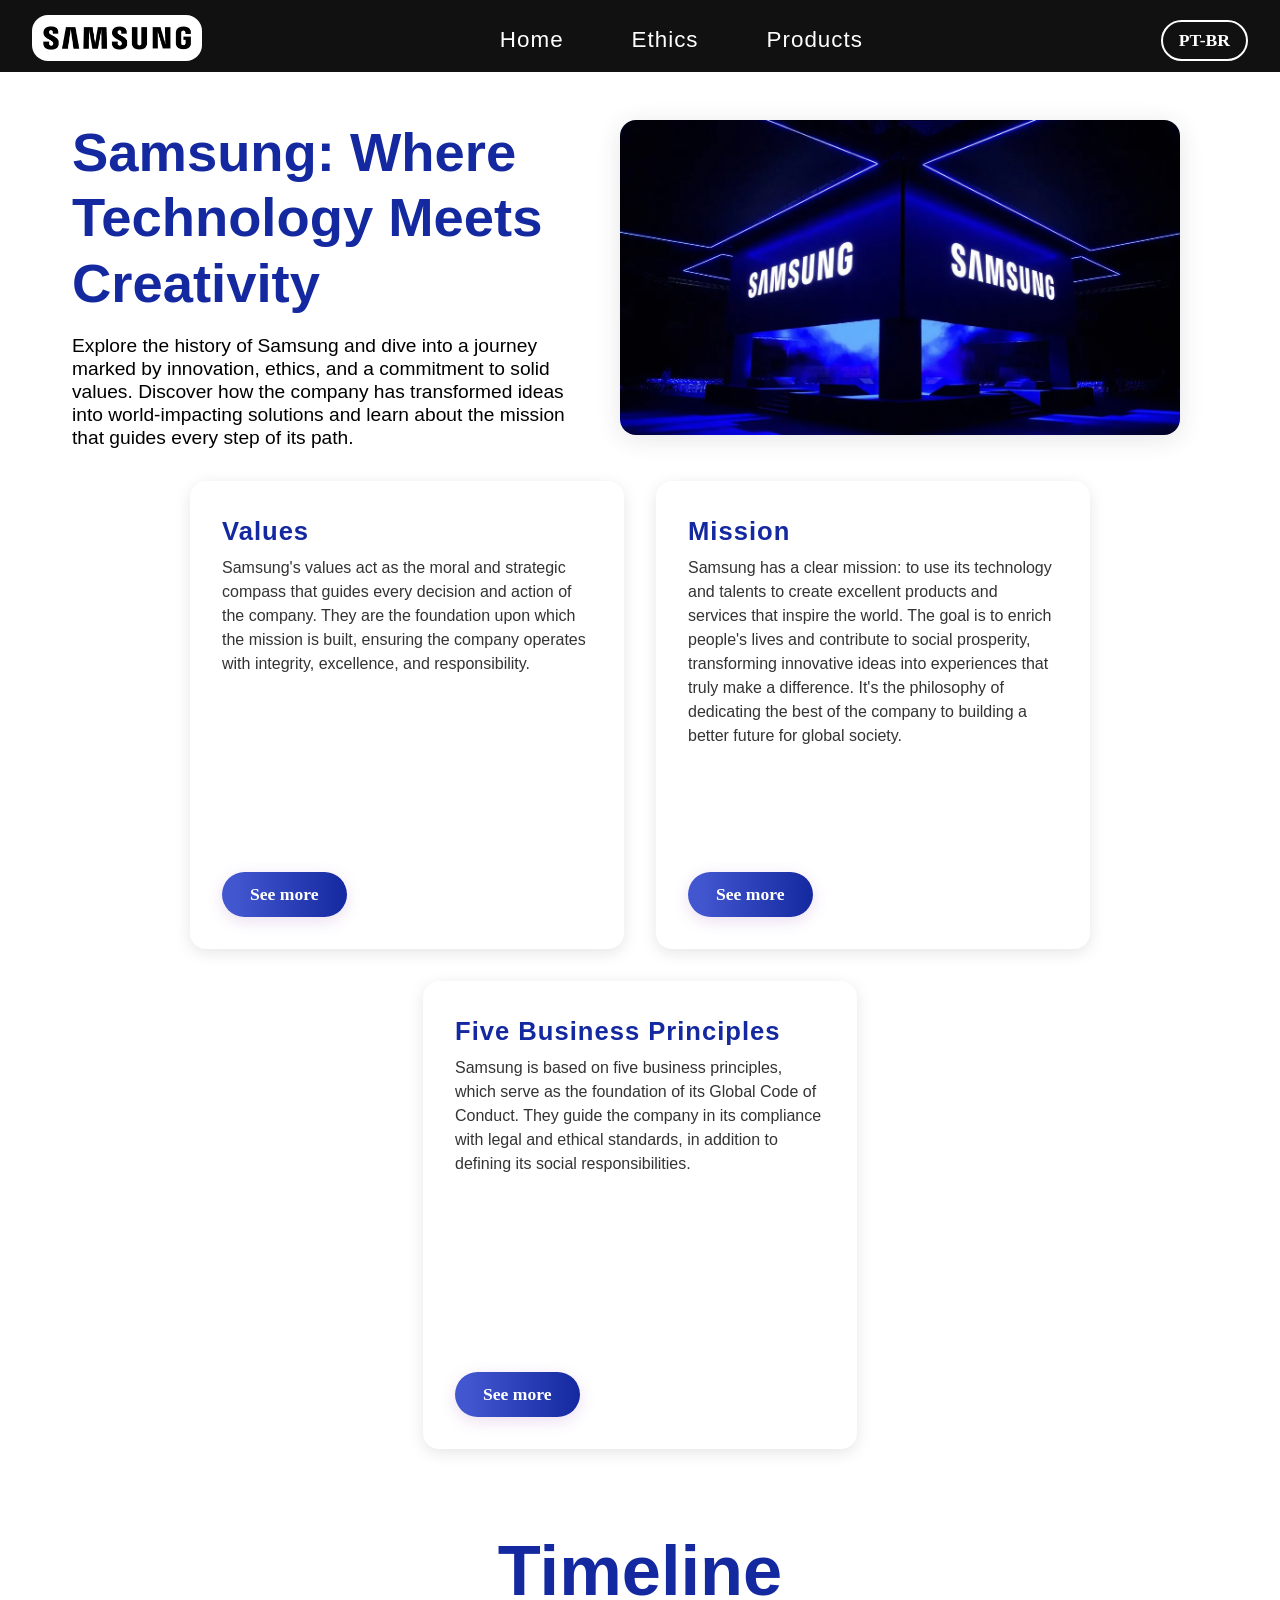
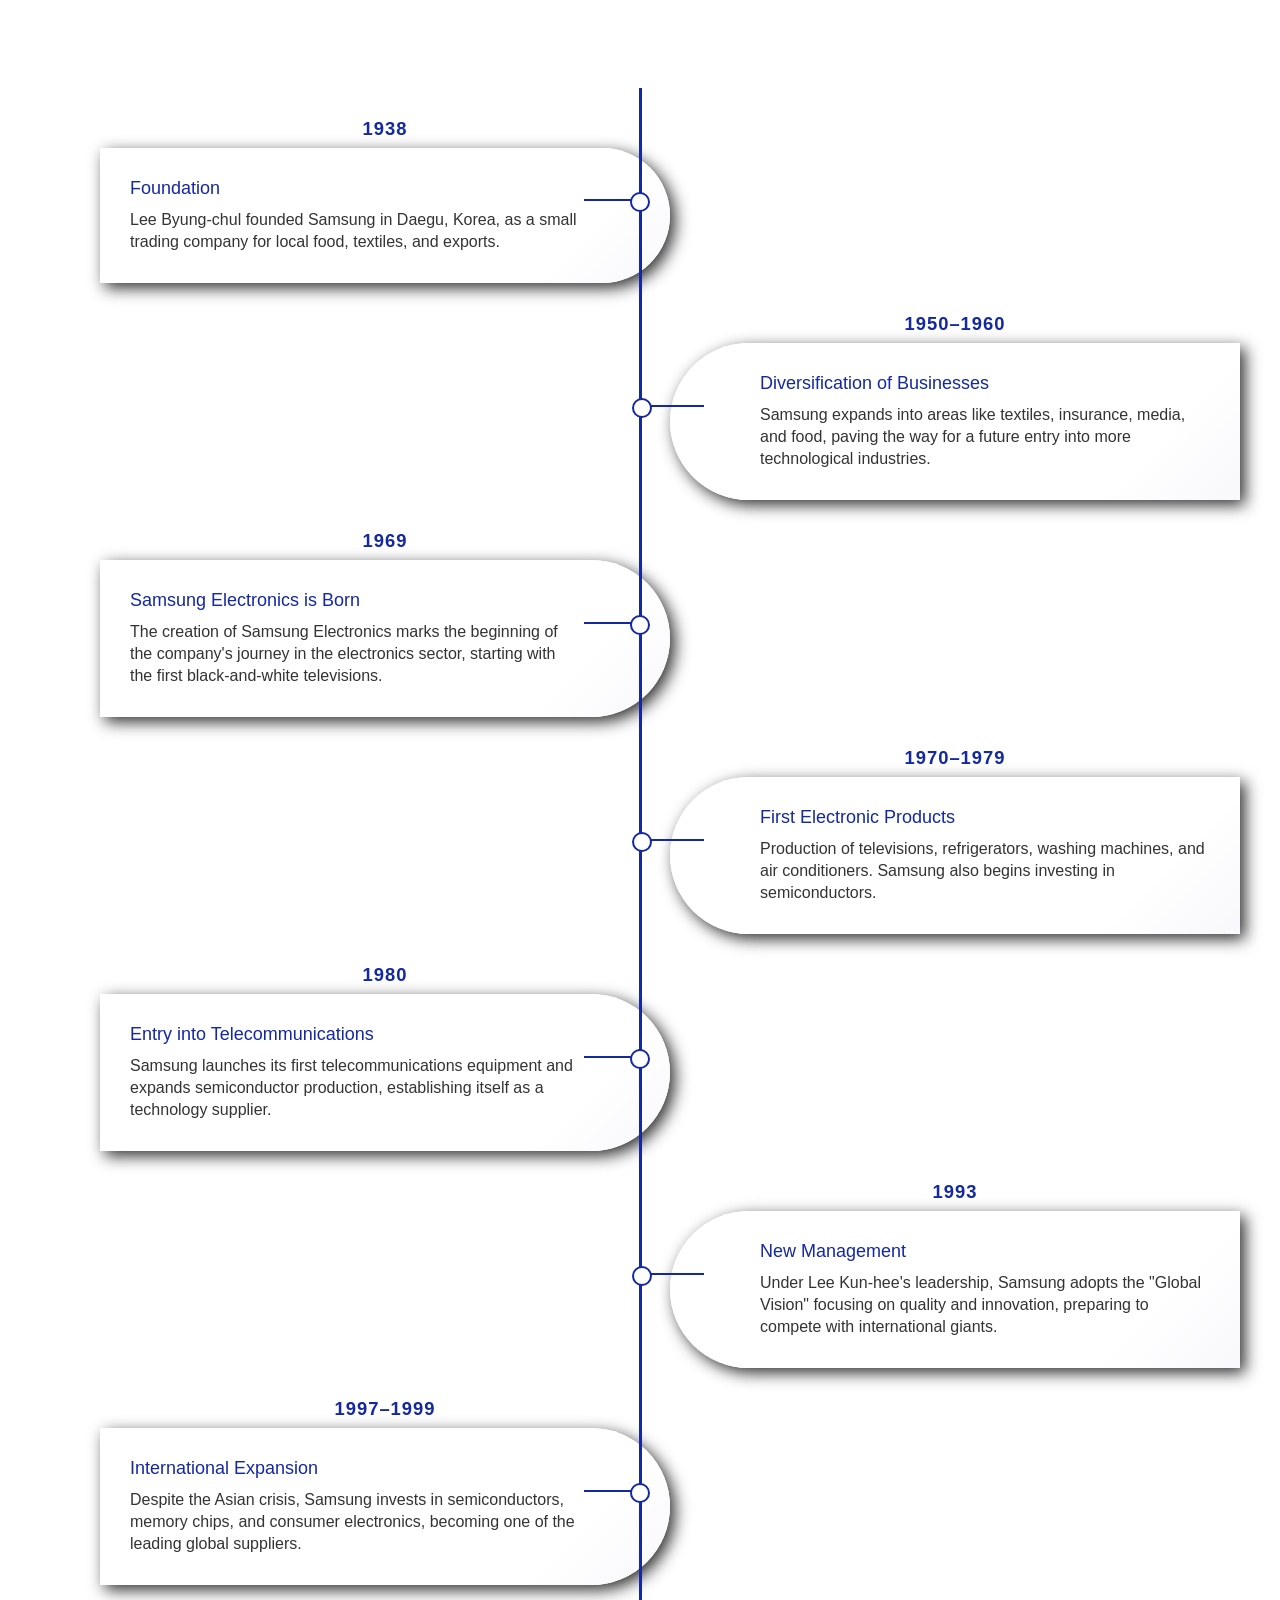
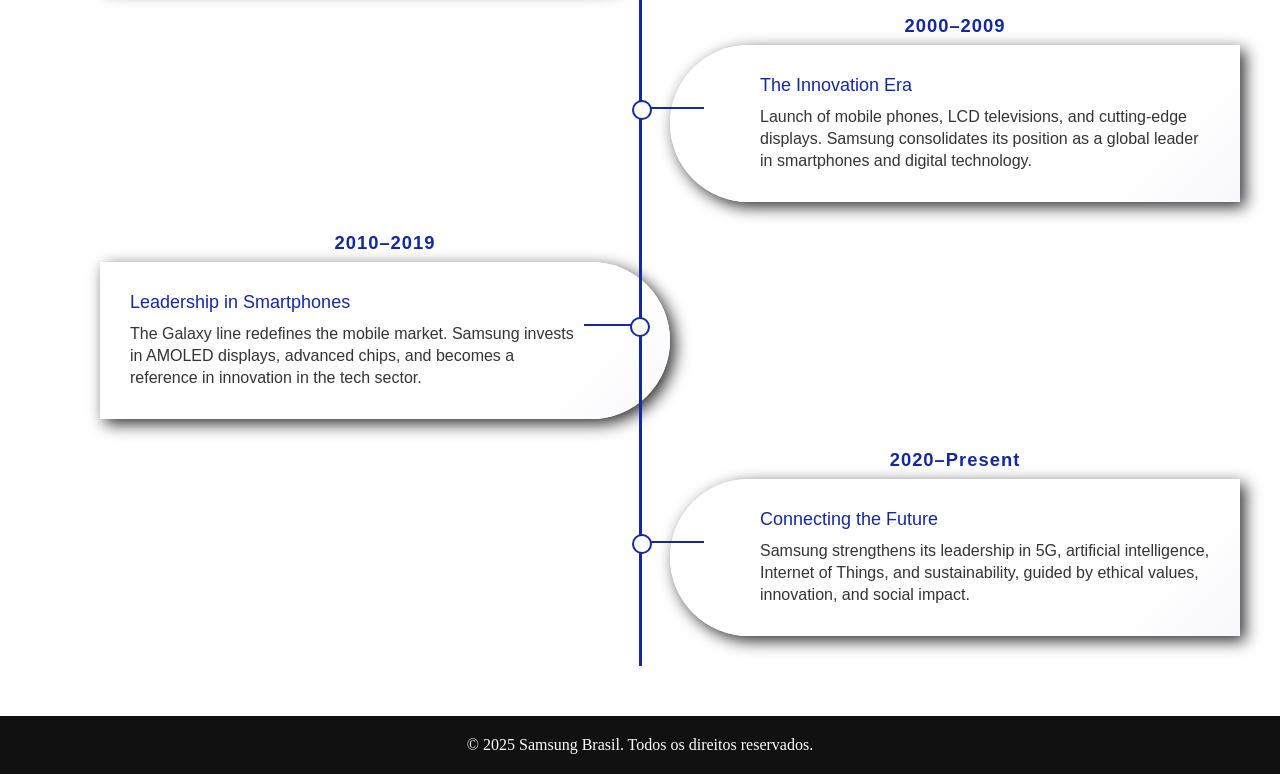
<file: Index_e.html>
<!DOCTYPE html>
<html lang="en">
<head>
    <meta charset="UTF-8">
    <meta name="viewport" content="width=device-width, initial-scale=1.0">
    <title>Samsung: A History of Innovation</title>
    <link rel="stylesheet" href="home.css">
    <link rel="stylesheet" href="nav.css">
</head>
<body>
    <nav>   
        <ul>
            <div class="intro-img-nav">
               <a href="Index_e.html"><img src="img/Sams.jpg" alt="Illustrative image about quality" /></a>
            </div>
            <li><a href="index_e.html">Home</a></li>
            <li><a href="Etica_E.html">Ethics</a></li>
            <li><a href="Produtos_e.html">Products</a></li>
             <div class="lang-switch-nav">
                <a href="Index.html">PT-BR</a>
            </div>
        </ul>
    </nav>

    <div class="corpo">   
        <div>      
        <div class="intro-section">
            <div class="intro-text">
                <h1>Samsung: Where Technology Meets Creativity</h1>
                <p>Explore the history of Samsung and dive into a journey marked by innovation, ethics, and a commitment to solid values. Discover how the company has transformed ideas into world-impacting solutions and learn about the mission that guides every step of its path.</p>
            </div>
            <div class="intro-img">
                <img src="img/samsunghome.webp" alt="Illustrative image about quality" />
            </div>
        </div>
    </div> 

        <div class="cards-container">

   
            <input type="checkbox" id="modal-toggle-1" class="modal-toggle" style="display:none;">
            <div class="card">
                <div class="card-content">
                    <h1>Values</h1>
                    <p>Samsung's values act as the moral and strategic compass that guides every decision and action of the company. They are the foundation upon which the mission is built, ensuring the company operates with integrity, excellence, and responsibility.</p>
                    <label for="modal-toggle-1" class="ver-mais-btn" style="cursor:pointer;">See more</label>
                </div>
            </div>


            <div class="modal" id="modal-1">
                <div class="modal-content">
                    <label for="modal-toggle-1" class="close-modal" style="cursor:pointer;">&times;</label>
                    <h1>Values</h1> <br>
                    <p><span class="principle-title">People:</span> Samsung's growth and success are directly linked to the talent and dedication of its employees. The company invests in its staff's development, fostering an environment where creativity and passion can flourish.</p><br>
                    <p><span class="principle-title">Excellence:</span> Not settling for the good, but striving for the best. Samsung pursues excellence in everything it does, from research and development to the final quality of products and services, always with a focus on total customer satisfaction.</p><br>
                    <p><span class="principle-title">Change: </span> The world is in constant evolution, and Samsung is always ahead. The company quickly adapts to new technologies and trends, continuously innovating to remain relevant and competitive.</p><br>
                    <p><span class="principle-title">Integrity: </span> Acting with honesty and transparency is fundamental. Samsung operates according to the highest ethical and legal standards, building trust and respect with customers, partners, and society.</p><br>
                    <p><span class="principle-title">Mutual Prosperity:</span>  Believing in growth together. Samsung seeks to create value not only for itself but also for its partners, suppliers, and communities in general, contributing to a stronger and more prosperous ecosystem.</p><br>
                </div>
            </div>

  
            <input type="checkbox" id="modal-toggle-2" class="modal-toggle" style="display:none;">
            <div class="card">
                <div class="card-content">
                    <h1>Mission</h1>
                    <p>Samsung has a clear mission: to use its technology and talents to create excellent products and services that inspire the world. The goal is to enrich people's lives and contribute to social prosperity, transforming innovative ideas into experiences that truly make a difference. It's the philosophy of dedicating the best of the company to building a better future for global society.</p>
                    <label for="modal-toggle-2" class="ver-mais-btn" style="cursor:pointer;">See more</label>
                </div>
            </div>

 
            <div class="modal" id="modal-2">
                <div class="modal-content">
                    <label for="modal-toggle-2" class="close-modal" style="cursor:pointer;">&times;</label>
                    <h1>The Approach: Growth and Contribution</h1> <br>
                    <span class="principle-title">To achieve its mission, Samsung adopts an approach based on three main pillars:</span><br>
                    <p><span class="principle-title">Focus on People and Technology:</span> The company recognizes that its greatest assets are its employees and technological capability. Samsung invests in developing its talents and constantly seeks innovation, ensuring that knowledge and technology work in synergy.</p><br>
                    <p><span class="principle-title">Pursuit of Excellence:</span> Samsung aims to create the best products and services in the market. This is achieved through a continuous commitment to quality, allowing it to maintain a global leadership position.</p><br>
                    <p><span class="principle-title">Social Commitment:</span> The company understands that its role goes beyond profits. It strives to be a responsible corporate citizen, contributing to the well-being of communities and acting with integrity and transparency in all its operations.</p><br>
                </div>
            </div>

   
            <input type="checkbox" id="modal-toggle-3" class="modal-toggle" style="display:none;">
            <div class="card">
                <div class="card-content">
                    <h1>Five Business Principles</h1>
                    <p>Samsung is based on five business principles, which serve as the foundation of its Global Code of Conduct. They guide the company in its compliance with legal and ethical standards, in addition to defining its social responsibilities.</p>
                    <label for="modal-toggle-3" class="ver-mais-btn" style="cursor:pointer;">See more</label>
                </div>
            </div>

           
            <div class="modal" id="modal-3">
                <div class="modal-content">
                    <label for="modal-toggle-3" class="close-modal" style="cursor:pointer;">&times;</label>
                    <h1>The five principles are:</h1> <br>
                    <p><span class="principle-title">Compliance with Laws and Ethical Standards:</span> The company commits to respecting laws, human dignity, and diversity, competing fairly, and maintaining transparency in its financial transactions.</p><br>
                    <p><span class="principle-title">Maintaining a Clean Organizational Culture:</span> Samsung seeks a work environment that promotes integrity and honesty, ensuring that employees feel safe to do the right thing.</p><br>
                    <p><span class="principle-title">Respect for Customers, Shareholders, and Employees:</span> The company values open communication with its customers, seeks to increase value for its shareholders, and treats its employees with respect and fairness.</p><br>
                    <p><span class="principle-title">Care for the Environment, Health, and Safety:</span> Samsung is dedicated to sustainable business practices and to ensuring a safe and healthy work environment for all.</p><br>
                    <p><span class="principle-title">Being a Socially Responsible Corporate Citizen:</span> The company strives to contribute positively to the communities where it operates, fulfilling its tax obligations and supporting local development.</p><br>
                </div>
            </div>
        </div>
        <div class="title-timeline"><h1>Timeline</h1><br></div>
        
<div class="timeline">

  <div class="container left">
    <div class="date">1938</div>

    <div class="content">
      <h2>Foundation</h2>
      <p>
        Lee Byung-chul founded Samsung in Daegu, Korea, as a small trading company for local food, textiles, and exports.
      </p>
    </div>
  </div>

  <div class="container right">
    <div class="date">1950–1960</div>

    <div class="content">
      <h2>Diversification of Businesses</h2>
      <p>
        Samsung expands into areas like textiles, insurance, media, and food, paving the way for a future entry into more technological industries.
      </p>
    </div>
  </div>

  <div class="container left">
    <div class="date">1969</div>

    <div class="content">
      <h2>Samsung Electronics is Born</h2>
      <p>
        The creation of Samsung Electronics marks the beginning of the company's journey in the electronics sector, starting with the first black-and-white televisions.
      </p>
    </div>
  </div>

  <div class="container right">
    <div class="date">1970–1979</div>

    <div class="content">
      <h2>First Electronic Products</h2>
      <p>
        Production of televisions, refrigerators, washing machines, and air conditioners. Samsung also begins investing in semiconductors.
      </p>
    </div>
  </div>

  <div class="container left">
    <div class="date">1980</div>

    <div class="content">
      <h2>Entry into Telecommunications</h2>
      <p>
        Samsung launches its first telecommunications equipment and expands semiconductor production, establishing itself as a technology supplier.
      </p>
    </div>
  </div>

  <div class="container right">
    <div class="date">1993</div>

    <div class="content">
      <h2>New Management</h2>
      <p>
        Under Lee Kun-hee's leadership, Samsung adopts the "Global Vision" focusing on quality and innovation, preparing to compete with international giants.
      </p>
    </div>
  </div>

  <div class="container left">
    <div class="date">1997–1999</div>

    <div class="content">
      <h2>International Expansion</h2>
      <p>
        Despite the Asian crisis, Samsung invests in semiconductors, memory chips, and consumer electronics, becoming one of the leading global suppliers.
      </p>
    </div>
  </div>

  <div class="container right">
    <div class="date">2000–2009</div>

    <div class="content">
      <h2>The Innovation Era</h2>
      <p>
        Launch of mobile phones, LCD televisions, and cutting-edge displays. Samsung consolidates its position as a global leader in smartphones and digital technology.
      </p>
    </div>
  </div>

  <div class="container left">
    <div class="date">2010–2019</div>

    <div class="content">
      <h2>Leadership in Smartphones</h2>
      <p>
        The Galaxy line redefines the mobile market. Samsung invests in AMOLED displays, advanced chips, and becomes a reference in innovation in the tech sector.
      </p>
    </div>
  </div>

  <div class="container right">
    <div class="date">2020–Present</div>

    <div class="content">
      <h2>Connecting the Future</h2>
      <p>
        Samsung strengthens its leadership in 5G, artificial intelligence, Internet of Things, and sustainability, guided by ethical values, innovation, and social impact.
      </p>
    </div>
  </div>

</div>

<footer>
        &copy; 2025 Samsung Brasil. Todos os direitos reservados.
    </footer>




</body>
</html>
</file>
<file: home.css>
* {
    margin: 0;
    padding: 0;

}


.corpo {
	min-height: 92vh;
	display: flex;
	flex-direction: column;
	justify-content: flex-start;
	background: #fff;
}

.intro-section {
	display: flex;
	flex-direction: row;
	align-items: flex-start;
	justify-content: flex-start;
	width: 100%;
	max-width: 1200px;
	margin: 0 auto 32px auto;
	padding: 48px 32px 0 32px;
	box-sizing: border-box;
	min-height: 40vh;
}

.intro-text {
	font-size:1.7rem;
	color: #1428A0;
	font-family: 'Segoe UI', Arial, sans-serif;
	font-weight: 700;
	line-height: 1.2;
	max-width: 520px;
	display: flex;
	flex-direction: column;
	justify-content: center;
}
.intro-text p {
	font-size: 1.2rem;
	font-weight: 400;
	margin-top: 18px;
	color: #000;
}

.intro-img {
	flex: 1;
	display: flex;
	flex-direction: column;
	align-items: center;
	justify-content: flex-start;
	gap: 24px;
	margin-left: 0;
}

.intro-img img {
	max-width: 560px;
	width: 100%;
	height: auto;
	border-radius: 16px;
	box-shadow: 0 4px 24px rgba(49, 48, 48, 0.12);
	margin: 0 0 12px 0;
}



.cards-container {
	display: flex;
	flex-wrap: wrap;
	flex-direction: row;
	align-items: flex-start;
	gap: 32px;
	width: 100%;
	max-width: 100vw;
	margin: 0 auto 40px auto;
	padding-bottom: 40px;
	box-sizing: border-box;
	justify-content: center;

}

.card {
	position: relative;
	background: #fff;
	border-radius: 16px;
	box-shadow: 0 4px 16px rgba(0,0,0,0.10);
	margin: 0;
	padding: 36px 32px 32px 32px;
	width: calc(33.333% - 22px);
	max-width: 370px;
	flex: 0 0 calc(33.333% - 22px);
	min-height: 220px;
	height: 400px;
	display: flex;
	flex-direction: row;
	align-items: stretch;
	justify-content: space-between;
	overflow: hidden;
	transition: transform 0.4s, box-shadow 0.4s;
}
.card-content {
	display: flex;
	flex-direction: column;
	align-items: flex-start;
	flex: 1;
	height: 100%;

}

.card-content2 {
	display: flex;
	flex-direction: column;
	align-items: flex-start;
	flex: 1;
	height: 520px;

}

.card-img {
	display: flex;
	align-items: center;
	justify-content: flex-end;
	height: 100%;
	margin-left: 32px;
}
.card-img img {
	width: 220px;
	height: 220px;
	object-fit: contain;
	border-radius: 12px;
	box-shadow: 0 2px 8px rgba(0,0,0,0.10);
}


    .card:hover {
	transform: scale(1.04);
	box-shadow: 0 16px 32px rgba(30,18,60,0.22);
    }

	.card h1 {
	position: relative;
	z-index: 1;
	font-size: 1.6rem;
	color: #1428A0;
	margin-bottom: 10px;
	font-family: 'Segoe UI', Arial, sans-serif;
	font-weight: 700;
	letter-spacing: 1px;
	}

	.card p {
	position: relative;
	z-index: 1;
	font-size: 1rem;
	color: #333;
	margin-bottom: 14px;
	line-height: 1.5;
	font-family: 'Segoe UI', Arial, sans-serif;

	}

	.card .ver-mais-btn {
	position: relative;
	z-index: 1;
	display: inline-block;
	padding: 12px 28px;
	background: linear-gradient(90deg, #4257cf 10%, #1428A0 100%);
	color: #fff;
	border: none;
	border-radius: 32px;
	font-size: 1.1rem;
	font-weight: 700;
	cursor: pointer;
	box-shadow: 0 4px 16px rgba(142, 68, 173, 0.18);
	transition: background 0.2s, transform 0.2s;
	margin-top: auto;
	margin-bottom: 0;
	align-self: flex-start;
	text-decoration: none;
	}

	.card .ver-mais-btn:hover {
	background: linear-gradient(90deg, #4257cf 60%, #1428A0 100%);
	transform: scale(1.08);
	}

.card-2 {
	position: relative;
	background: #fff;
	border-radius: 16px;
	box-shadow: 0 4px 16px rgba(0,0,0,0.10);
	margin: 0;
	width: 100%;
	max-width: 1200px;
	height: 590px;
	padding: 36px 32px 32px 32px;
	display: flex;
	flex-direction: row;
	align-items: stretch;
	justify-content: space-between;
	overflow: hidden;
	transition: transform 0.4s, box-shadow 0.4s;
}

    .card-2:hover {
	transform: scale(1.04);
	box-shadow: 0 16px 32px rgba(30,18,60,0.22);
    }

	.card-2 h1 {
	position: relative;
	z-index: 1;
	font-size: 1.6rem;
	color: #1428A0;
	margin-bottom: 10px;
	font-family: 'Segoe UI', Arial, sans-serif;
	font-weight: 700;
	letter-spacing: 1px;
	}

	.card-2 p {
	position: relative;
	z-index: 1;
	font-size: 1rem;
	color: #333;
	margin-bottom: 14px;
	line-height: 1.5;
	font-family: 'Segoe UI', Arial, sans-serif;
	}

	.card-2 .ver-mais-btn {
	position: relative;
	z-index: 1;
	display: inline-block;
	padding: 12px 28px;
	background: linear-gradient(90deg, #4257cf 10%, #1428A0 100%);
	color: #fff;
	border: none;
	border-radius: 32px;
	font-size: 1.1rem;
	font-weight: 700;
	cursor: pointer;
	box-shadow: 0 4px 16px rgba(142, 68, 173, 0.18);
	transition: background 0.2s, transform 0.2s;
	margin-top: 32px;
    text-decoration: none;
	}

	.card-2 .ver-mais-btn:hover {
	background: linear-gradient(90deg, #4257cf 60%, #1428A0 100%);
	transform: scale(1.08);
	}

	.modal {
	display: none;
}
.modal-toggle:checked + * + .modal {
	display: flex;
	position: fixed;
	z-index: 9999;
	left: 0;
	top: 0;
	width: 100vw;
	height: 100vh;
	overflow: auto;
	background: rgba(30,18,60,0.45);
	backdrop-filter: blur(6px);
	justify-content: center;
	align-items: center;
	animation: modalFadeIn 0.35s ease;
}
.modal-content {
	background: linear-gradient(135deg, #f8f8fc 80%, #e6e6fa 100%);
	margin: auto;
	padding: 40px 32px 32px 32px;
	border-radius: 24px;
	max-width: 740px;
	width: 90vw;
	box-shadow: 0 8px 32px rgba(30,18,60,0.22), 0 2px 8px rgba(142,68,173,0.10);
	position: relative;
	text-align: left;
	color: #1428A0;
	font-family: 'Segoe UI', Arial, sans-serif;
	font-size: 1.15rem;
	line-height: 1.7;
	letter-spacing: 0.01em;
	word-break: break-word;
	overflow-y: auto;
	max-height: 80vh;
	animation: modalContentFadeIn 0.4s cubic-bezier(.4,0,.2,1);
}
.principle-title {
	display: block;
	font-size: 1.25rem;
	font-weight: 700;
	color: #1428A0;
	margin-bottom: 2px;
	margin-top: 10px;
	letter-spacing: 0.5px;
}
.close-modal {
	position: absolute;
	top: 18px;
	right: 28px;
	font-size: 2.2rem;
	color: #1428A0;
	background: none;
	border: none;
	cursor: pointer;
	transition: color 0.2s;
	font-weight: bold;
	z-index: 2;
}
.close-modal:hover {
	color: #1428A0;
}
.modal-content h2 {
	font-size: 2rem;
	font-weight: 700;
	color: #1428A0;
	margin-bottom: 18px;
	letter-spacing: 1px;
	text-align: left;
}
.modal-content p {
	font-size: 1.15rem;
	color: #2d225a;
	margin-bottom: 14px;
	text-align: left;
	font-weight: 400;
}
.modal-content p:last-child {
	margin-bottom: 0;
}

@media (max-width: 600px) {
	.modal-content {
		max-width: 98vw;
		padding: 24px 8px 16px 8px;
		font-size: 1rem;
	}
	.close-modal {
		top: 10px;
		right: 12px;
		font-size: 1.7rem;
	}
	.modal-content h2 {
		font-size: 1.3rem;
	}
}

@keyframes modalFadeIn {
	from { opacity: 0; }
	to { opacity: 1; }
}
@keyframes modalContentFadeIn {
	from { transform: translateY(40px) scale(0.98); opacity: 0; }
	to { transform: translateY(0) scale(1); opacity: 1; }
}

.modal-content::-webkit-scrollbar-button {
	display: none;
	width: 0;
	height: 0;
}
.modal-content::-webkit-scrollbar-track {
	background: #f8f8fc;
	border-radius: 16px;
	margin: 2px;
}
.modal-content::-webkit-scrollbar {
	width: 5px;
	background: transparent;
}
.modal-content::-webkit-scrollbar-thumb {
	background-color: #1428A0 ;
	border-radius: 8px;
	min-height: 24px;
}
.modal-content::-webkit-scrollbar-track {
	background: #f8f8fc;
	border-radius: 8px;
}

.timeline {
  position: relative;
  width: 100%;
  max-width: 1140px;
  margin: 0 auto;
  padding: 15px 0;
}

.timeline::after {
  content: '';
  position: absolute;
  width: 3px;
  background: #1428A0;
  top: 0;
  bottom: 0;
  left: 50%;
  margin-left: -1px;
}

.container {
  padding: 15px 30px;
  position: relative;
  background: inherit;
  width: 50%;
}

.container.left {
  left: 0;
}

.container.right {
  left: 50%;
}

.container::after {
  content: '';
  position: absolute;
  width: 16px;
  height: 16px;
  top: calc(50% - 8px);
  right: -8px;
  background: #fff;
  border: 2px solid #1428A0;
  border-radius: 16px;
  z-index: 1;
}

.container.right::after {
  left: -8px;
}

.container::before {
  content: '';
  position: absolute;
  width: 56px;
  height: 2px;
  top: calc(50% - 1px);
  right: 60px;
  background: #1428A0;
  z-index: 1;
}

.container.right::before {
  left: 8px;
}

/* Ajuste visual dos anos na timeline */
.container .date {
  position: relative !important;
  display: flex;
  align-items: center;
  justify-content: center;
  font-size: 1.15rem;
  font-weight: 700;
  color: #1428A0;
  margin-bottom: 8px;
  margin-right: 0;
  margin-left: 0;
  font-family: 'Segoe UI', Arial, sans-serif;
  letter-spacing: 1px;
  vertical-align: middle;
  background: none;
  right: 0 !important;
  left: 0 !important;
  top: 0 !important;
  text-align: center;
  z-index: 2;
  min-width: 110px;
}
.container.left .date,
.container.right .date {
  right: 0 !important;
  left: 0 !important;
}
@media (max-width: 767.98px) {
  .container .date {
    min-width: 80px;
    font-size: 1rem;
  }
}

.container .icon {
  position: absolute;
  display: inline-block;
  width: 40px;
  height: 40px;
  padding: 9px 0;
  top: calc(50% - 20px);
  background: linear-gradient(90deg, #4257cf 10%, #1428A0 100%);
  border: 2px solid #1428A0;
  border-radius: 40px;
  text-align: center;
  font-size: 18px;
  color: #fff;
  z-index: 1;
}

.container .content {
  padding: 30px 90px 30px 30px;
  background: linear-gradient(135deg, #ffffff 80%, #f8f8fc 100%);
  position: relative;
  box-shadow: 5px 5px 16px rgba(0, 0, 0, 0.815);
  border-radius: 0 500px 500px 0;
}

.container.right .content {
  padding: 30px 30px 30px 90px;
  border-radius: 500px 0 0 500px;
}

.container .content h2 {
  margin: 0 0 10px 0;
  font-size: 18px;
  font-weight: normal;
  color: #1428A0;
}

.container .content p {
  margin: 0;
  font-size: 16px;
  line-height: 22px;
  color: #333;
}

.timeline, .container .content, .container .date, .container .icon, .container .content h2, .container .content p {
  font-family: 'Segoe UI', Arial, sans-serif;
}

@media (max-width: 767.98px) {
  .timeline::after {
    left: 90px;
  }

  .container {
    width: 100%;
    padding-left: 120px;
    padding-right: 30px;
  }

  .container.right {
    left: 0%;
  }

  .container.left::after, 
  .container.right::after {
    left:82px;
  }

  .container.left::before,
  .container.right::before {
    left: 100px;
    border-color: transparent #1428A0 transparent transparent;
  }

  .container.left .date,
  .container.right .date {
    right: auto;
    left: 15px;
  }

  .container.left .icon,
  .container.right .icon {
    right: auto;
    left: 146px;
  }

  .container.left .content,
  .container.right .content {
    padding: 30px 30px 30px 90px;
    border-radius: 500px 0 0 500px;
  }
}

.title-timeline{
	font-size: 2.2rem;
	color: #1428A0;
	font-family: 'Segoe UI', Arial, sans-serif;
	font-weight: 700;
	line-height: 1.2;
	width: inherit;
	display: flex;
	flex-direction: column;
	justify-content: center;
	text-align: center;
	margin-bottom: 32px;
}

.container.left::after {
  right: 50px;
  left: auto;
}


footer {
    background-color: #111; 
    color: #fff;
    text-align: center;
    padding: 20px 0;
    margin-top: 50px;
}
</file>
<file: nav.css>
*{
    margin: 0px;
    padding: 0px;
}

nav {
	background: #111;
	box-shadow: 0 16px 8px rgba(49, 48, 48, 0.15);
	padding: 0;
    height: 8vh;
}

nav ul {
	list-style: none;
	margin: 0;
	padding: 0;
	display: flex;
	justify-content: center;
	align-items: center;
	height: 80px;
}

nav ul li {
	margin: 0 18px;
	position: relative;
    transition: 0.5s;
}

nav ul li a {
	color: #fff;
	text-decoration: none;
	font-weight: 500;
	font-size: 1.4rem;
	padding: 8px 16px;
	border-radius: 6px;
	transition: background 0.2s, color 0.2s, box-shadow 0.2s;
	box-shadow: 0 0 0 0 #1428A0;
    font-family: 'Segoe UI', Arial, sans-serif;
	letter-spacing: 1px;
}

nav ul li a:hover, nav ul li a:focus {
	background: #1428A0;
	color: #fff;
	box-shadow: 0 2px 12px 0 #37094b55;
    
}

li:hover {
    transform: scale(1.25);
    transition: 0.5s;
}

nav ul li a.active {
	color: #fff;
}

.lang-switch-nav {
    margin-left: auto; /* Empurra o botão para a direita */
    display: flex;
    align-items: center;
    padding-right: 32px;
}

.lang-switch-nav a {
    color: #fff;
    text-decoration: none;
    font-weight: 700;
    font-size: 1.1rem;
    padding: 8px 16px;
    border: 2px solid #fff;
    border-radius: 24px;
    transition: background-color 0.3s, color 0.3s;
}

.lang-switch-nav a:hover {
    background-color: #fff;
    color: #1428A0;
}

.intro-img-nav {
    display: flex;
    align-items: center;
    max-width: 170px;
    width: 100%;
    margin-right: auto; /* Alinha a logo à esquerda */
    padding-left: 32px; /* Adiciona um espaçamento da borda */
}

.intro-img-nav img {
	border-radius: 16px;
    width: 100%;
    max-width: 170px;
}
</file>
<file: Etica.css>
.corpo {
    width: 100%;
    max-width: none;
    margin: 0;
    padding: 48px 0;
    display: block;
}
.corpo p {
    font-size: 1.15rem;
    color: #333;
    margin-bottom: 18px;
}
.corpo blockquote {
    margin: 24px 0;
    font-style: italic;
    color: #1428A0;
    font-size: 1.15rem;
    border-left: 4px solid #1428A0;
    padding-left: 16px;
    background: #f8f8fc;
}
.corpo hr {
    margin: 40px 0;
    border: 0;
    border-top: 2px solid #1428A0;
}
.corpo ul {
    margin-top: 18px;
    margin-bottom: 0;
    color: #1428A0;
    font-size: 1.08rem;
    padding-left: 24px;
}
.corpo ul li {
    margin-bottom: 8px;
}

.corpo ul.etica-list {
    margin-top: 18px;
    margin-bottom: 0;
    color: #1428A0;
    font-size: 1.08rem;
    padding-left: 24px;
}
.corpo ul.etica-list li {
    margin-bottom: 8px;
    list-style-type: disc;
}

.divider {  
justify-content: center;

}
.section {
            display: flex;
            align-items: center;
            margin-bottom: 56px;
            width: 100%;
            margin-top: 50px;
        }
        .section.left {
            flex-direction: row;
            background: #f8f8fc;
            border-radius: 32px;
            box-shadow: 12px 12px 18px rgba(0, 0, 0, 0.3);
            padding: 32px 36px;
            width: 80vw;
            margin-left: 30px;
            margin-right: 30px;
            font-family: 'Segoe UI', Arial, sans-serif;
        }
        .section.right {
            flex-direction: row;
             flex-direction: row;
            background: #f8f8fc;
            border-radius: 32px;
            box-shadow: 12px 12px 18px rgba(0, 0, 0, 0.3);
            padding: 32px 36px;
            width: 80vw;
            margin-left: 30px;
            margin-right: 30px;
            font-family: 'Segoe UI', Arial, sans-serif;
        }
        
        .section-title {
            color: #1428A0;
            font-size: 2rem;
            font-family: 'Segoe UI', Arial, sans-serif;
            font-weight: 700;
            margin-bottom: 18px;
        }
        .section-list {
            margin: 18px 0 0 0;
            color: #1428A0;
            font-size: 1.08rem;
            padding-left: 24px;
        }
        .section-list li {
            margin-bottom: 8px;
            list-style-type: disc;
        }
        .section-message {
               font-style: italic;
            color: #1428A0;
            font-size: 2rem;
            border-right: 4px solid #1428A0;
            border-bottom: 4px solid #1428A0;
            padding: 16px;
            margin-left: 120px;
            background: #f5f4f4;
            max-width: 500px;
            border-radius: 20px;
        }
        @media (max-width: 1200px) {
            .section-content {
                width: 90vw;
                min-width: 0;
                padding: 24px 8vw;
            }
        }
        @media (max-width: 900px) {
            .section {
                flex-direction: column !important;
                align-items: stretch;
            }
            .section-content {
                width: 98vw;
                border-radius: 24px;
                padding: 24px 2vw;
            }
        }

nav ul li a:hover, nav ul li a:focus {
    background: #1428A0;
    color: #fff;
    box-shadow: 0 2px 12px 0 #37094b55;
}
nav ul li:hover {
    transform: scale(1.25);
    transition: 0.5s;
}


.section-list.etica-list li:hover, .corpo ul.etica-list li:hover {
    background: none !important;
    color: #1428A0 !important;
    box-shadow: none !important;
    transform: none !important;
    cursor: default;
}


.intro-section {
	display: flex;
	flex-direction: row;
	align-items: flex-start;
	justify-content: flex-start;
	width: 100%;
	max-width: 1200px;
	margin: 0 auto 32px auto;
	padding: 48px 32px 0 32px;
	box-sizing: border-box;
	min-height: 40vh;
}

.intro-text h1 {
	font-size: 3.5rem !important; 
	color: #1428A0;
	font-family: 'Segoe UI', Arial, sans-serif;
	font-weight: 700;
	line-height: 1.2;
}
.intro-text {
	max-width: 520px;
	display: flex;
	flex-direction: column;
	justify-content: center;
}
.intro-text p {
	font-size: 1.2rem;
	font-weight: 400;
	margin-top: 18px;
	color: #000;
}


.intro-img {
	flex: 1;
	display: flex;
	flex-direction: column;
	align-items: center;
	justify-content: flex-start;
	gap: 24px;
	margin-left: 48px;
    max-width: 350px;
}

.intro-img img {
	max-width: 560px;
	width: 100%;
	height: auto;
	border-radius: 16px;
	box-shadow: 0 4px 24px rgba(49, 48, 48, 0.12);
	margin: 0 0 12px 0;
}

@media (max-width: 900px) {
    .intro-section {
        flex-direction: column;
        align-items: center;
        text-align: center;
    }
    .intro-img {
        margin-left: 0;
        margin-top: 32px;
    }
}


footer {
    background-color: #111;
    color: #fff;
    text-align: center;
    padding: 20px 0;
    margin-top: 50px;
}
</file>
